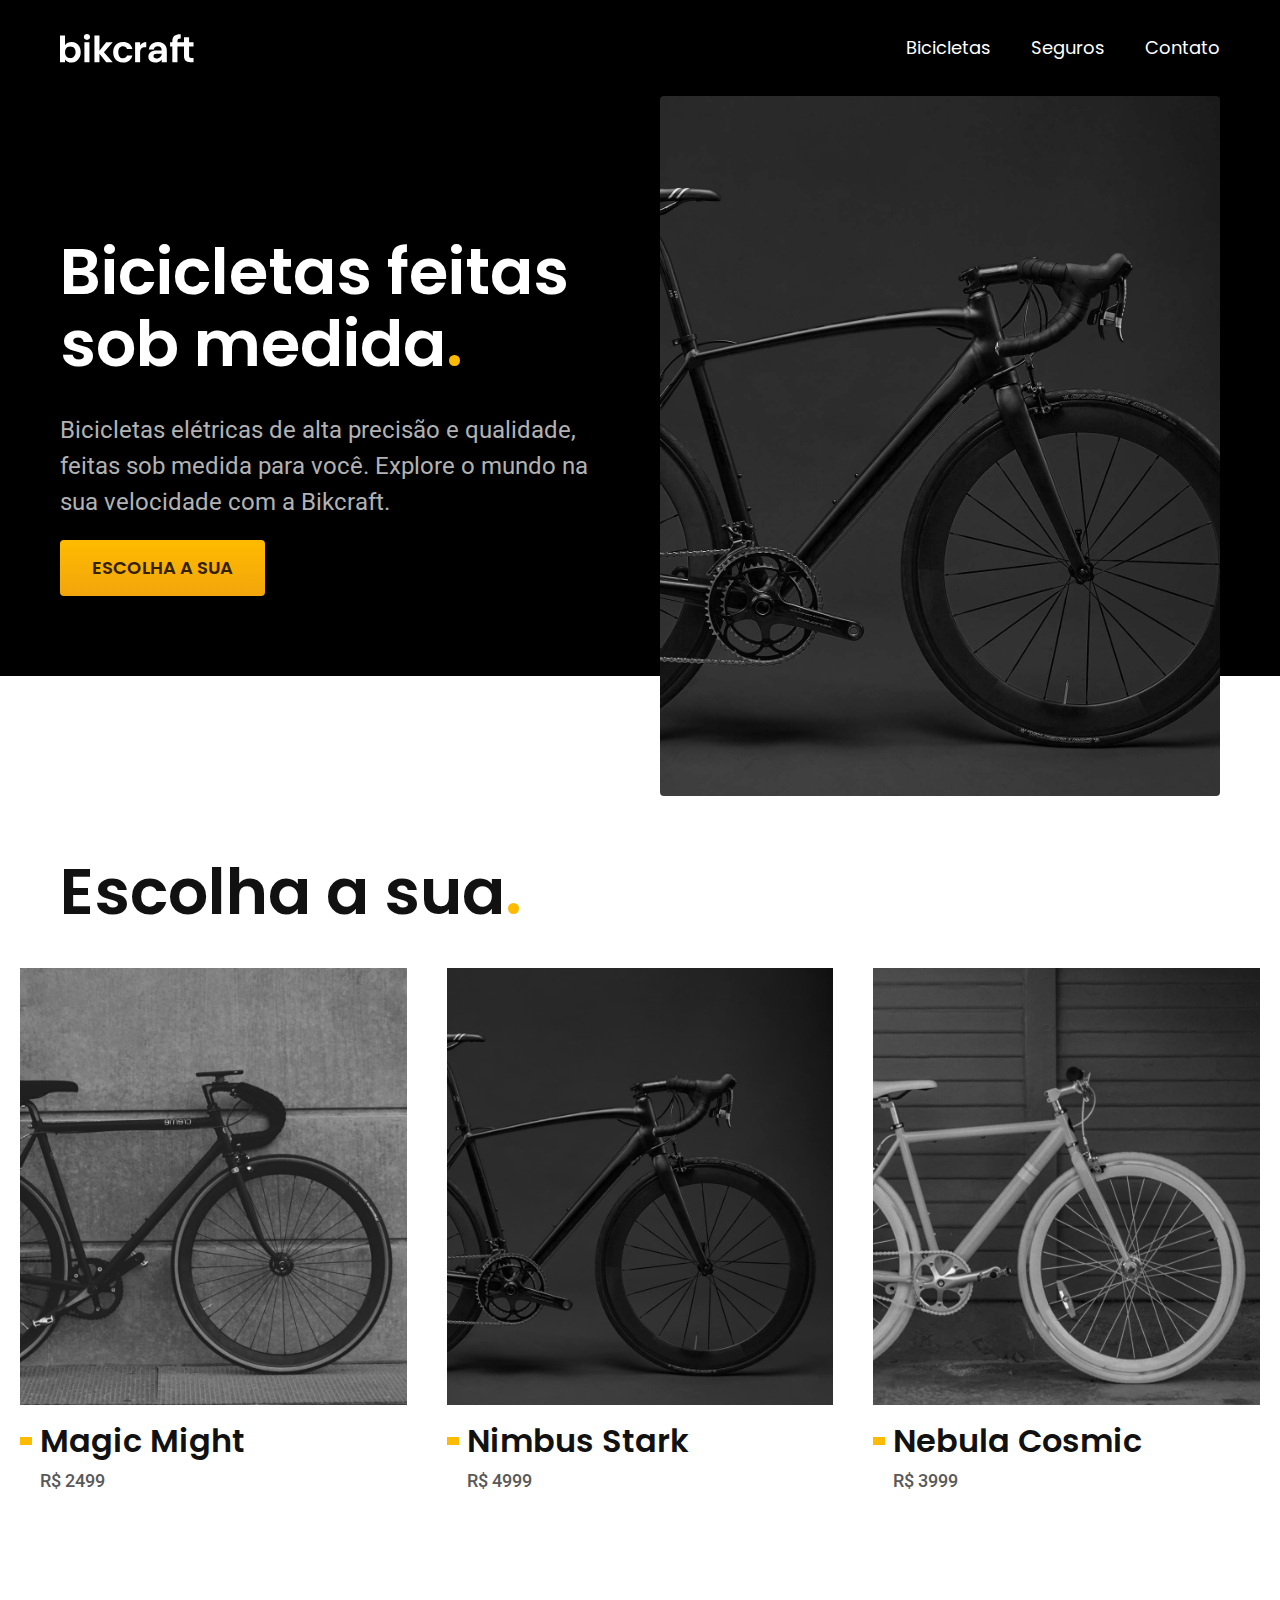
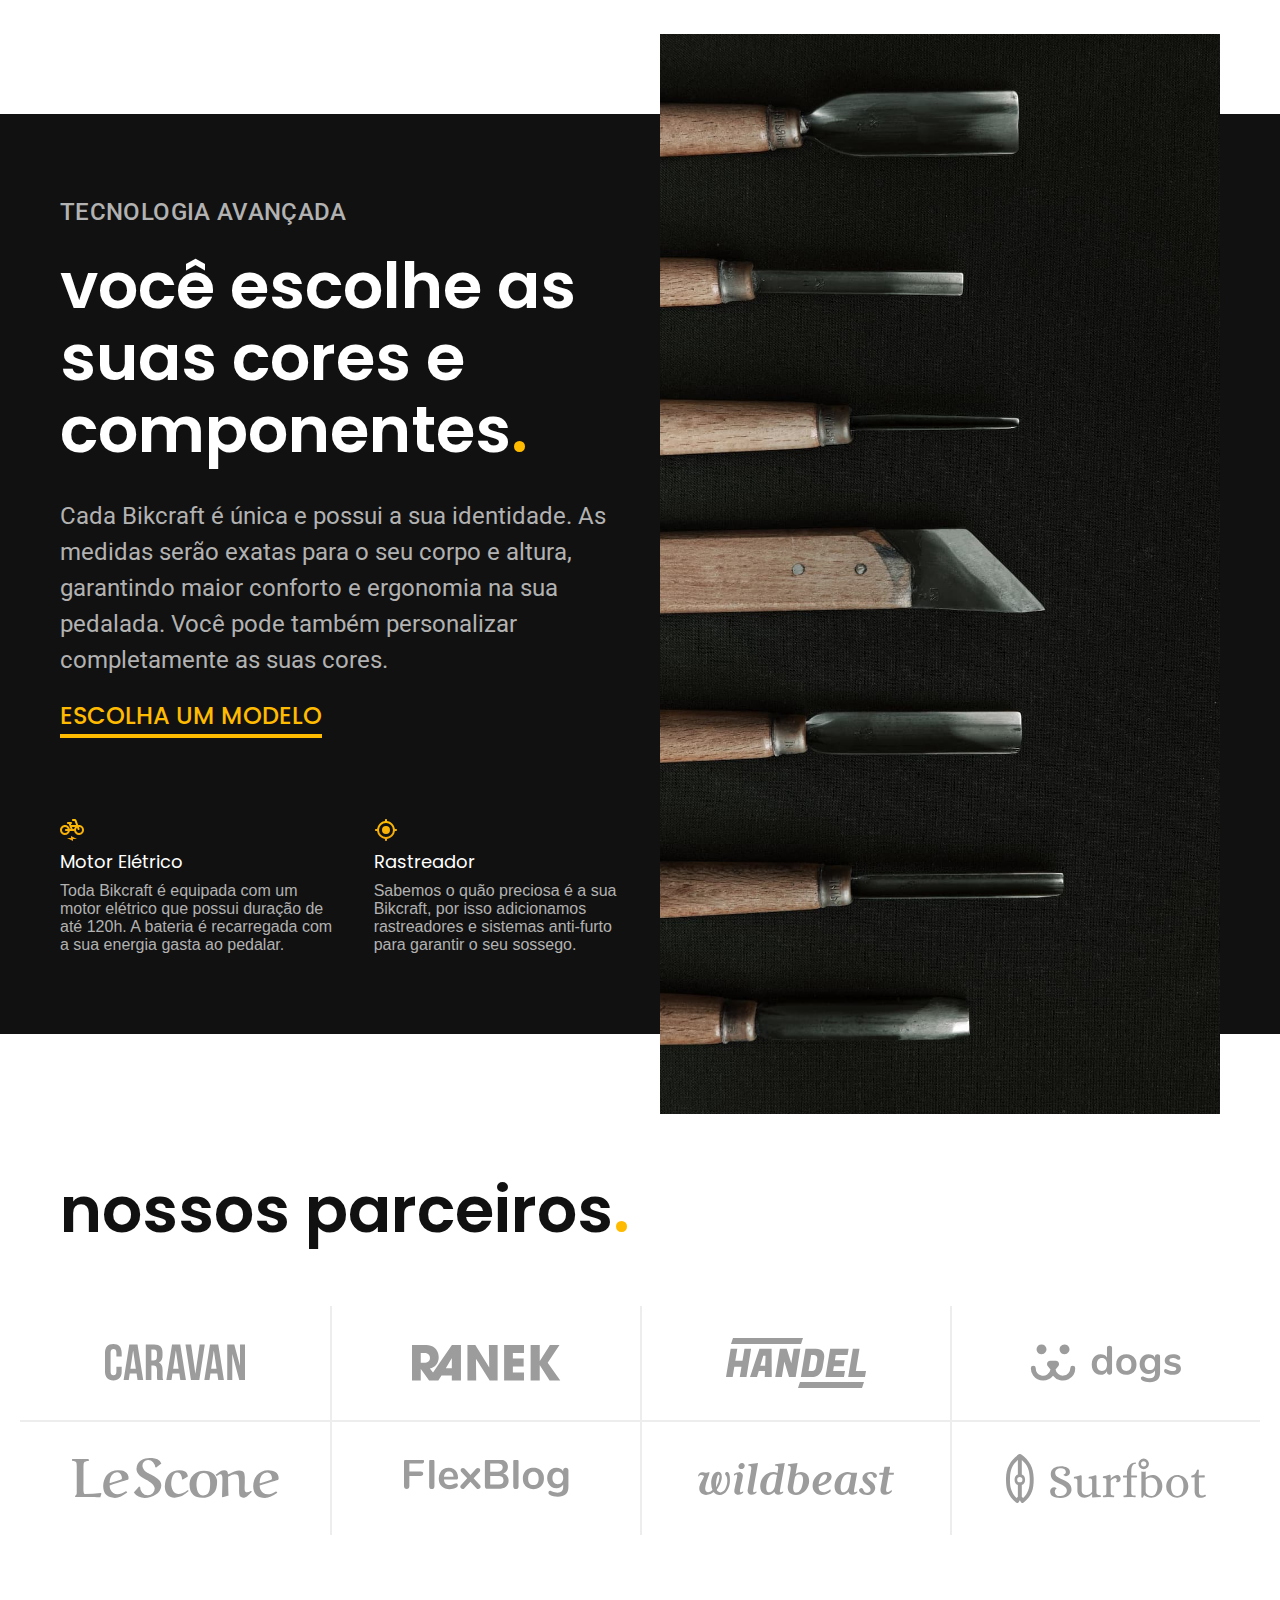
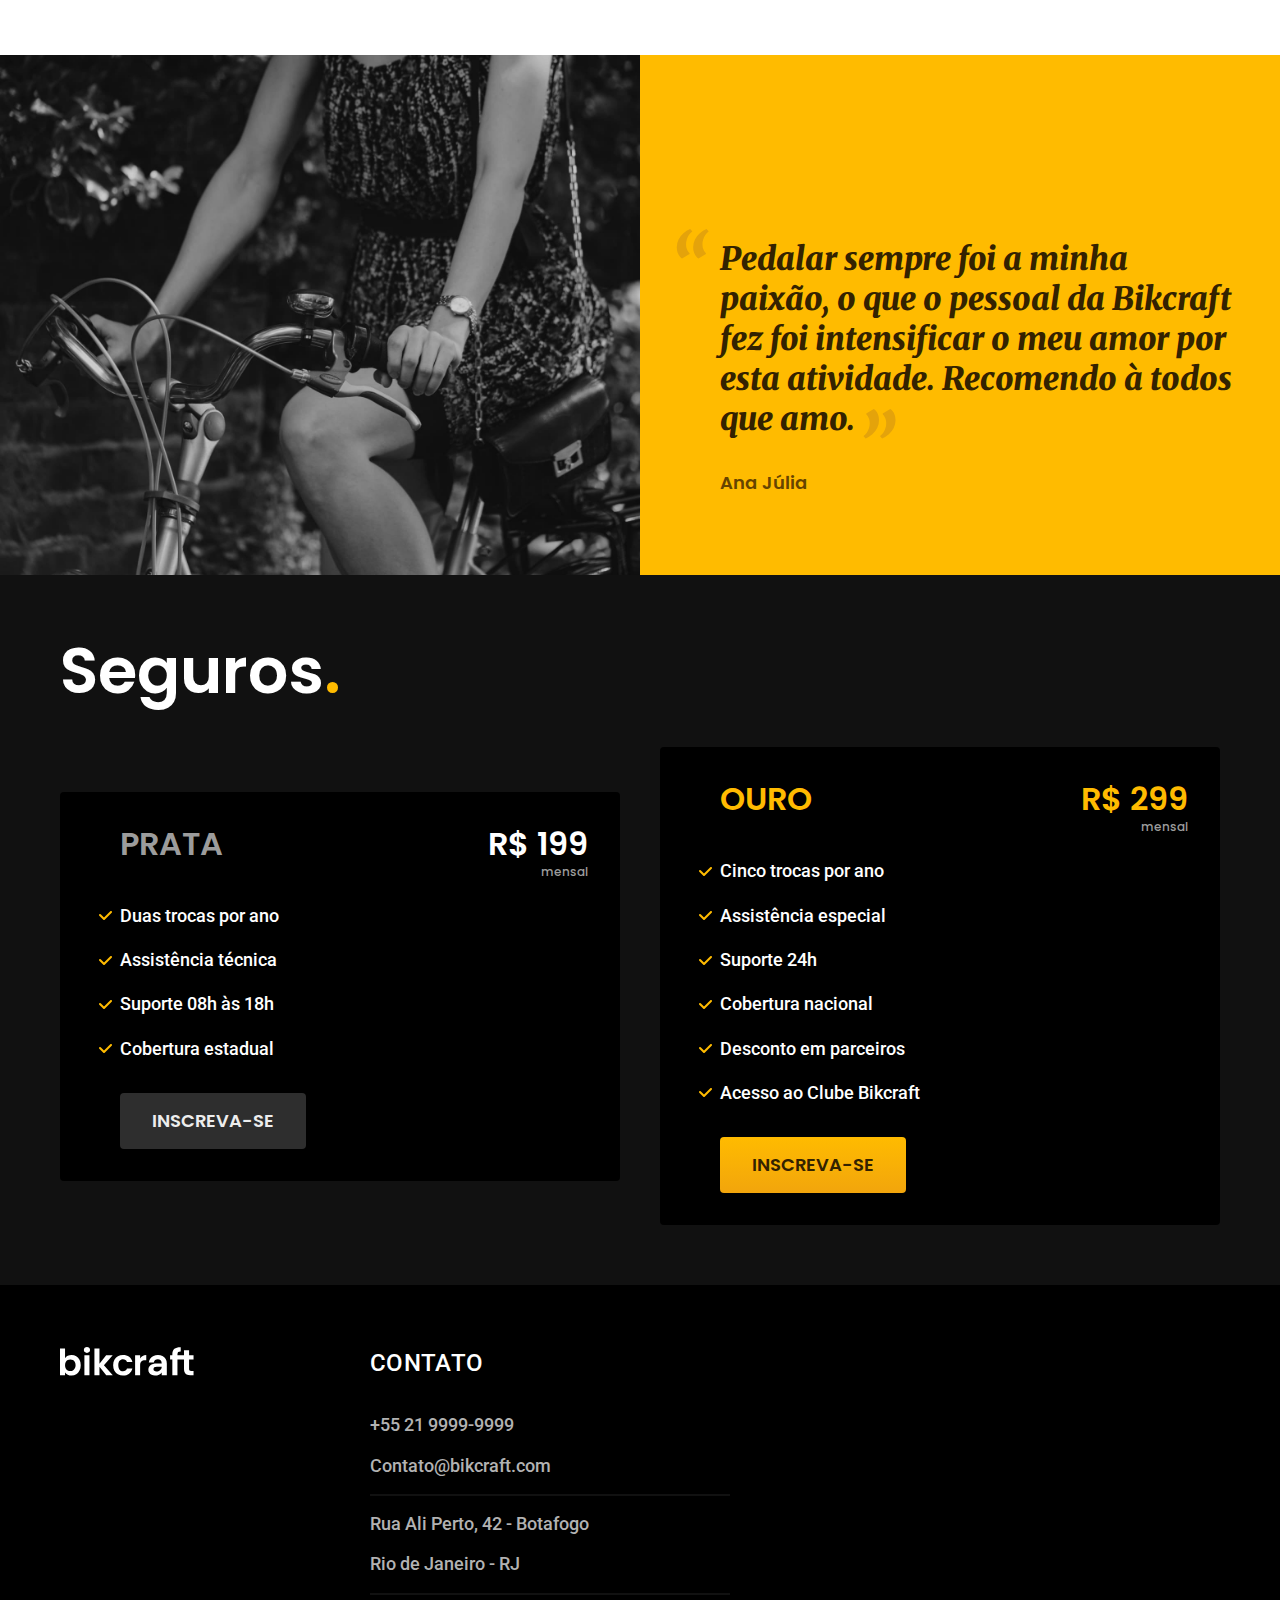
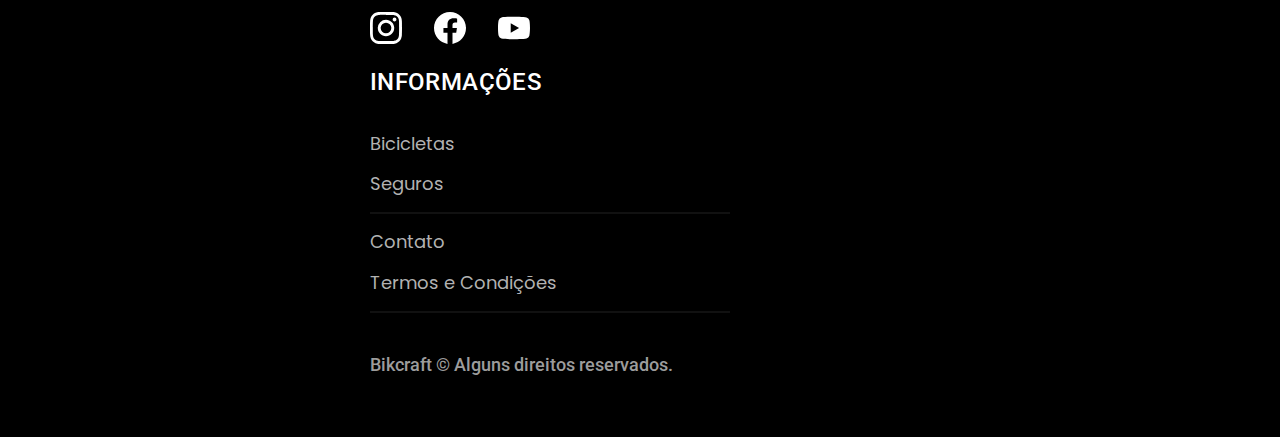
<file: index.html>
<!DOCTYPE html>

<!DOCTYPE html>
<html lang="pr-br">

<head>
  <meta charset="UTF-8">
  <meta name="viewport" content="width=device-width, initial-scale=1.0">
  <title>Bikcraft - Bicicletas Elétricas</title>
  <meta name="Bicicletas elétricas de alta precisão e qualidade, feitas sob medida para você. Explore o mundo na sua velocidade com a Bikcraft.">

  <link rel="icon" href="./favicon.svg" type="image/svg+xml">

  <link rel="preload" href="./css/style.css" as="style">

  <link rel="stylesheet" href="./css/style.css">

  <link rel="preconnect" href="https://fonts.googleapis.com">
  <link rel="preconnect" href="https://fonts.gstatic.com" crossorigin>
  <link href="https://fonts.googleapis.com/css2?family=Merriweather:ital,wght@1,900&family=Poppins:wght@400;600&family=Roboto:wght@400;500&display=swap" rel="stylesheet">

<body>
  <header class="header-bg">
    <div class="header container">
      <a href="./"><img src="./img/bikcraft.svg" width="136" height="32" alt="Bikcraft">
      </a>

      <nav aria-label="primaria"></nav>
      <ul class="header-menu font-1-m cor-0">
        <li><a href="./bicicletas.html">Bicicletas</a></li>
        <li><a href="./seguros.html">Seguros</a></li>
        <li><a href="./contato.html">Contato</a></li>
      </ul>
    </div>
  </header>

  <main class="introducao-bg">
    <div class="introducao container">
      <div class="introducao-conteudo">
        <h1 class="font-1-xxl cor-0">Bicicletas feitas sob medida<span class="cor-p1">.</span></h1>
        <p class="font-2-l cor-5">Bicicletas elétricas de alta precisão e qualidade, feitas sob medida para você. Explore o mundo na sua velocidade com a Bikcraft.
        </p>
        <a class="botao" href="./bicicletas.html">Escolha a sua</a>
      </div>
      <picture>
        <img src="./img/fotos/introducao.jpg" width="1280" height="1600" alt="Bicicleta elétrica preta.">
      </picture>
    </div>

  </main>
  <article class="bicicletas-lista">
    <h2 class="container font-1-xxl">Escolha a sua<span class="cor-p1">.</span></h2>

    <ul>
      <li>
        <a href="./bicicletas/magic.html">
          <img src="./img/bicicletas/magic-home.jpg" width="920" height="1040" alt="Bicicleta preta">
          <h3 class="font-1-xl">Magic Might</h3>
          <span class="font-2-m cor-8">R$ 2499</span>
        </a>
      </li>
      <li>
        <a href="./bicicletas/nimbus.html">
          <img src="./img/bicicletas/nimbus-home.jpg" width="920" height="1040" alt="Bicicleta preta">
          <h3 class="font-1-xl">Nimbus Stark</h3>
          <span class="font-2-m cor-8">R$ 4999</span>
        </a>
      </li>
      <li>
        <a href="./bicicletas/nebula.html">
          <img src="./img/bicicletas/nebula-home.jpg" width="920" height="1040" alt="Bicicleta preta">
          <h3 class="font-1-xl">Nebula Cosmic</h3>
          <span class="font-2-m cor-8">R$ 3999</span>
        </a>
      </li>
    </ul>
  </article>

  <article class="tecnologia-bg">
    <div class="tecnologia container">
      <div class="tecnologia-conteudo">
        <span class="font-2-l-b cor-5">Tecnologia Avançada</span>
        <h2 class="font-1-xxl cor-0">você escolhe as suas cores e componentes<span class="cor-p1">.</span></h2>
        <p class="font-2-l cor-5">Cada Bikcraft é única e possui a sua identidade. As medidas serão exatas para o seu corpo e altura, garantindo maior conforto e ergonomia na sua pedalada. Você pode também personalizar completamente as suas cores.</p>
        <a class="link" href="./bicicletas.html">Escolha um modelo</a>
        <div class="tecnologia-vantagens">
          <div>
            <img src="./img/icones/eletrica.svg" width="24" height="24" alt="">
            <h3 class="font-1-m cor-0">Motor Elétrico</h3>
            <p class="2-s cor-5">Toda Bikcraft é equipada com um motor elétrico que possui duração de até 120h. A bateria é recarregada com a sua energia gasta ao pedalar.</p>
          </div>
          <div>
            <img src="./img/icones/rastreador.svg" width="24" height="24" alt="">
            <h3 class="font-1-m cor-0">Rastreador</h3>
            <p class="2-s cor-5">Sabemos o quão preciosa é a sua Bikcraft, por isso adicionamos rastreadores e sistemas anti-furto para garantir o seu sossego.</p>
          </div>
        </div>
      </div>
      <div class="tecnologia-imagem">
        <img src="./img/fotos/tecnologia.jpg" width="1200" height="1920" alt="">
      </div>
    </div>
  </article>

  <section class="parceiros" aria-label="Nossos Parceiros">
    <h2 class="container font-1-xxl">nossos parceiros<span class="cor-p1">.</span></h2>
    <ul>
      <li><img src="./img/parceiros/caravan.svg" alt="Caravan" width="140" height="38"></li>
      <li><img src="./img/parceiros/ranek.svg" alt="Ranek" width="149" height="36"></li>
      <li><img src="./img/parceiros/handel.svg" alt="Handel" width="140" height="50"></li>
      <li><img src="./img/parceiros/dogs.svg" alt="Dogs" width="152" height="39"></li>
      <li><img src="./img/parceiros/lescone.svg" alt="LeScone" width="208" height="41"></li>
      <li><img src="./img/parceiros/flexblog.svg" alt="FlexBlog" width="165" height="38"></li>
      <li><img src="./img/parceiros/wildbeast.svg" alt="Wildbeast" width="196" height="34"></li>
      <li><img src="./img/parceiros/surfbot.svg" alt="Surfbot" width="200" height="49"></li>
    </ul>
  </section>

  <section class="depoimento" aria-label="Depoimento">
    <div>
      <img src="./img/fotos/depoimento.jpg" width="1560" height="1360" alt="Pessoa pedalando uma bicicleta Bikcraft">
    </div>
    <div class="depoimento-conteudo">
      <blockquote class="font-1-xl cor-p5">
        <p>Pedalar sempre foi a minha paixão, o que o pessoal da Bikcraft fez foi intensificar o meu amor por esta atividade. Recomendo à todos que amo.</p>
      </blockquote>
      <span class="font-1-m-b cor-p4">Ana Júlia</span>
    </div>
  </section>

  <article class="seguros-bg">
    <div class="seguros container">
      <h2 class="font-1-xxl cor-0">Seguros<span class="cor-p1">.</span></h2>
      <div class="seguros-item">
        <h3 class="font-1-xl cor-6">PRATA</h3>
        <span class="font-1-xl cor-0">R$ 199<span class="font-1-xs cor-6">mensal</span></span>
        <ul class="font-2-m cor-0">
          <li>Duas trocas por ano</li>
          <li>Assistência técnica</li>
          <li>Suporte 08h às 18h</li>
          <li>Cobertura estadual</li>
        </ul>
        <a class="botao secundario" href="./orcamento.html">Inscreva-se</a>
      </div>

      <div class="seguros-item">
        <h3 class="font-1-xl cor-p1">OURO</h3>
        <span class="font-1-xl cor-p1">R$ 299<span class="font-1-xs cor-6">mensal</span></span>
        <ul class="font-2-m cor-0">
          <li>Cinco trocas por ano</li>
          <li>Assistência especial</li>
          <li>Suporte 24h</li>
          <li>Cobertura nacional</li>
          <li>Desconto em parceiros</li>
          <li>Acesso ao Clube Bikcraft</li>
        </ul>
        <a class="botao" href="./orcamento.html">Inscreva-se</a>
      </div>
    </div>
  </article>

  <footer class="footer-bg">
    <div class="footer container">
      <img src="./img/bikcraft.svg" width="136" height="32" alt="Bikcraft">
      <div class="footer-contato">
        <h3 class="font-2-l-b cor-0">Contato</h3>
        <ul class="font-2-m cor-5">
          <li><a href="tel:+552199999999">+55 21 9999-9999</a></li>
          <li><a href="mailto:contato@bikcraft.com">Contato@bikcraft.com</a></li>
          <li>Rua Ali Perto, 42 - Botafogo</li>
          <li>Rio de Janeiro - RJ</li>
        </ul>
        <div class="footer-redes">
          <a href="./"><img src="./img/redes/instagram.svg" width="32" height="32" alt="Instagram"></a>
          <a href="./"><img src="./img/redes/facebook.svg" width="32" height="32" alt="Facebook"></a>
          <a href="./"><img src="./img/redes/youtube.svg" width="32" height="32" alt="Youtube"></a>
        </div>
        <div class="footer-informacoes">
          <h3 class="font-2-l-b cor-0">Informações</h3>
          <nav>
            <ul class="font-1-m cor-5">
              <li><a href="./bicicletas.html">Bicicletas</a></li>
              <li><a href="./seguros.html">Seguros</a></li>
              <li><a href="./contato.html">Contato</a></li>
              <li><a href="./termos.html">Termos e Condições</a></li>
            </ul>
          </nav>
        </div>
        <p class="footer-copy font-2-m cor-6">Bikcraft © Alguns direitos reservados.</p>
      </div>

  </footer>
</body>

</html>
</file>
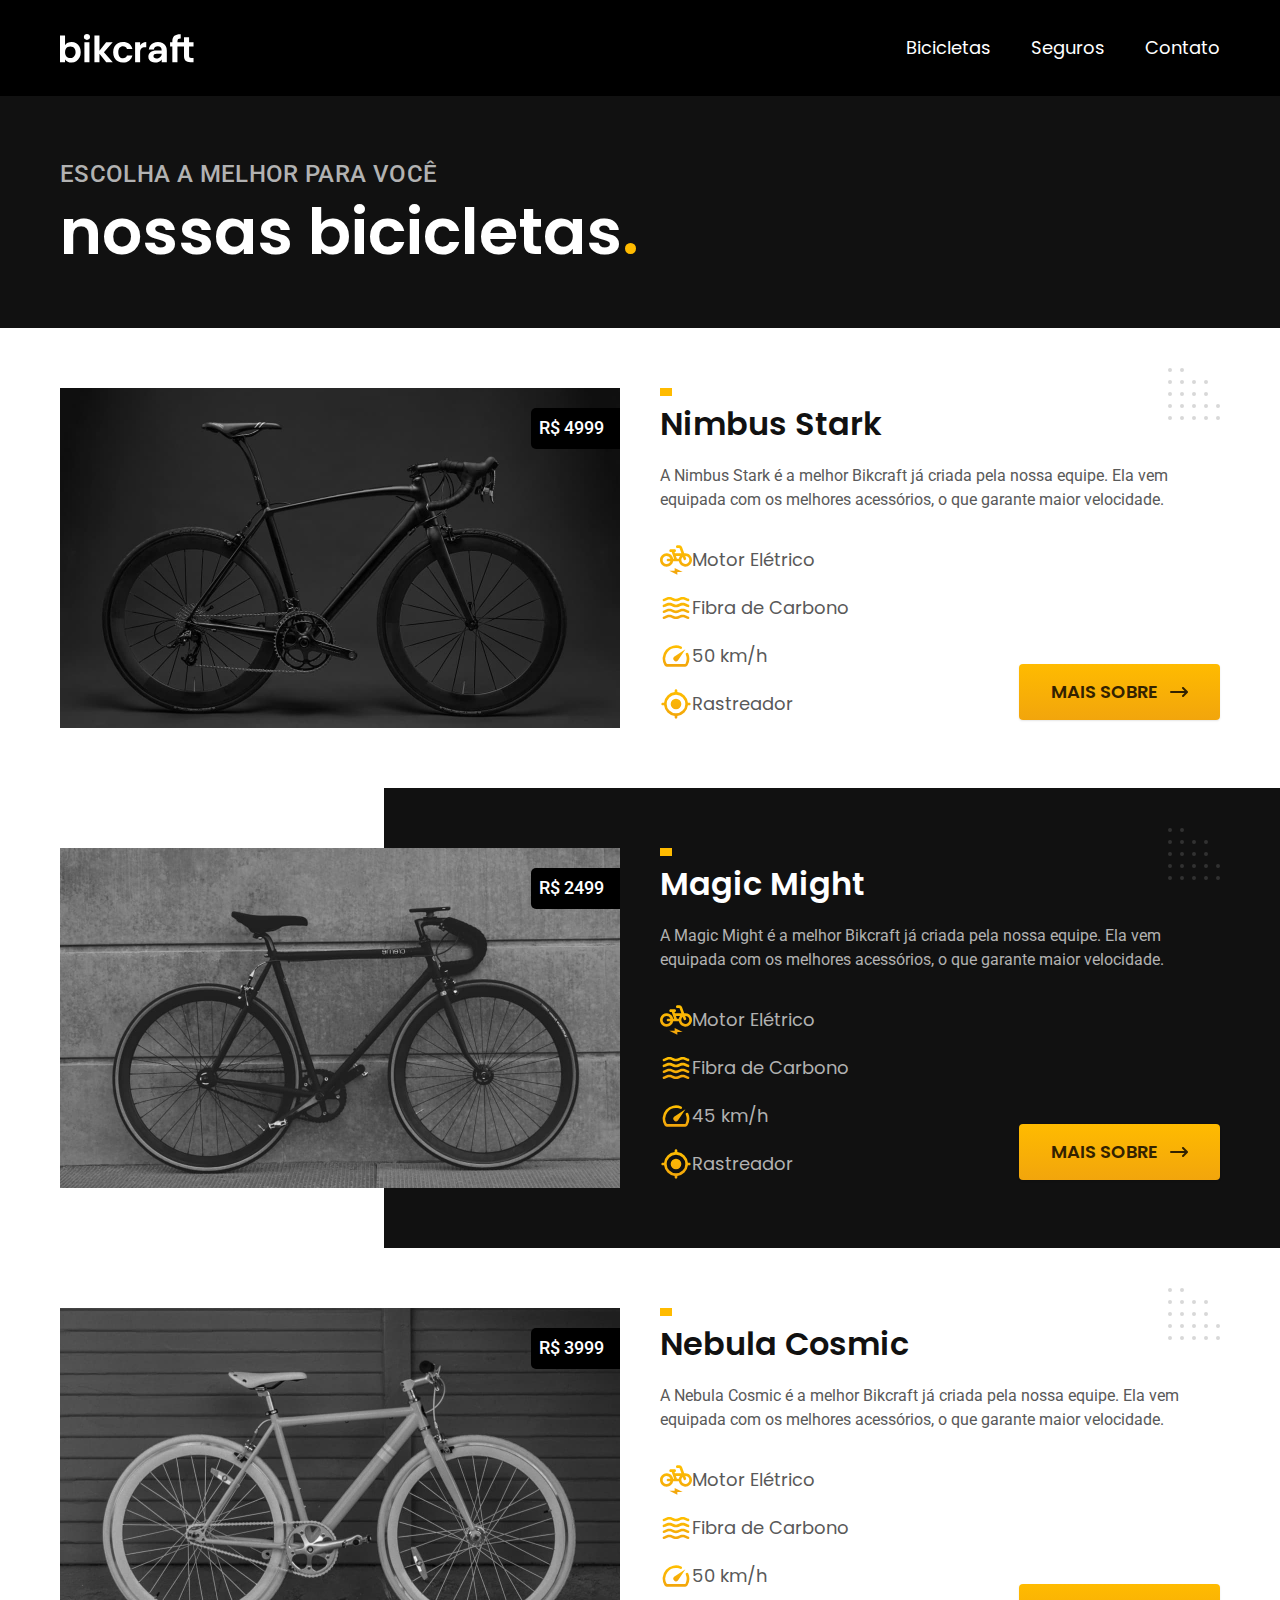
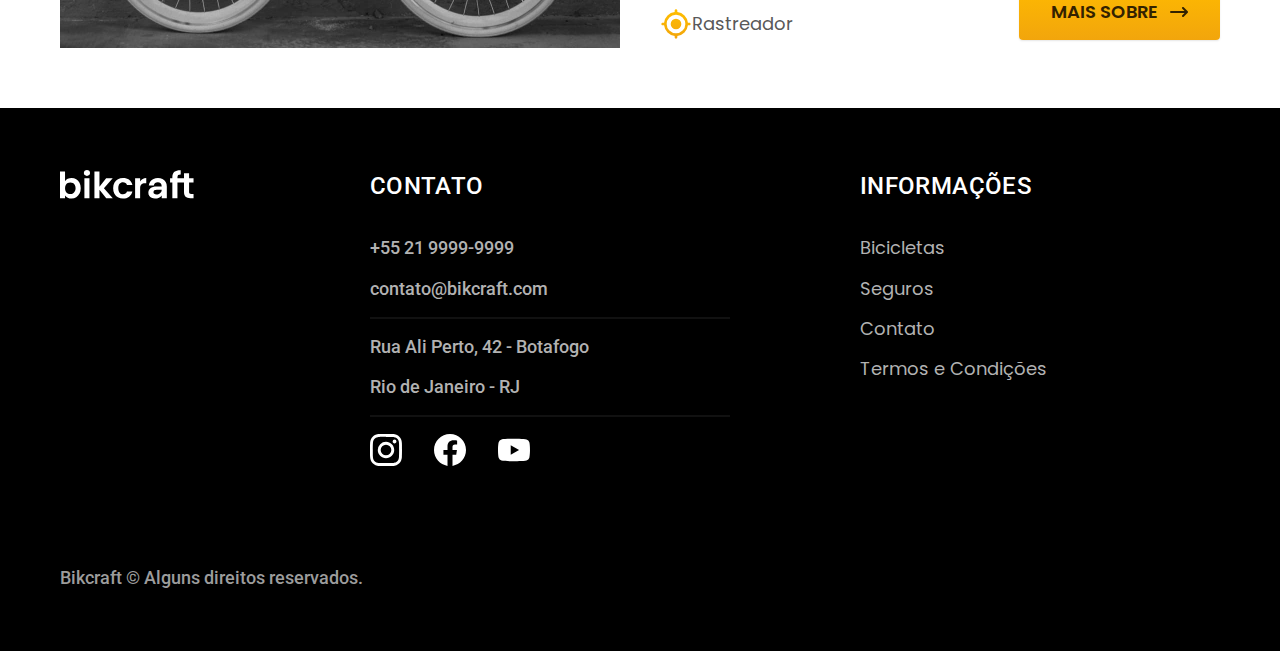
<file: bicicletas.html>
<!DOCTYPE html>

<!DOCTYPE html>
<html lang="pr-br">

<head>
  <meta charset="UTF-8">
  <meta name="viewport" content="width=device-width, initial-scale=1.0">
  <title>Bicicletas | Bikcraft</title>
  <meta name="description" content="Bicicletas elétricas de alta precisão e qualidade,  feitas sob medida para o cliente. Explore o mundo na sua velocidade com a Bikcraft.">

  <link rel="preload" href="./css/style.css" as="style">
  <link rel="stylesheet" href="./css/style.css">

  <link rel="preconnect" href="https://fonts.googleapis.com">
  <link rel="preconnect" href="https://fonts.gstatic.com" crossorigin>
  <link href="https://fonts.googleapis.com/css2?family=Merriweather:ital,wght@1,900&family=Poppins:wght@400;600&family=Roboto:wght@400;500&display=swap" rel="stylesheet">

<body id="bicicletas">
  <header class="header-bg">
    <div class="header container">
      <a href="./">
        <img src="./img/bikcraft.svg" alt="Bikcraft" width="136" height="32">
      </a>
      <nav aria-label="primaria">
        <ul class="header-menu font-1-m cor-0">
          <li><a href="./bicicletas.html">Bicicletas</a></li>
          <li><a href="./seguros.html">Seguros</a></li>
          <li><a href="./contato.html">Contato</a></li>
        </ul>
      </nav>
    </div>
  </header>

  <main>
    <div class="titulo-bg">
      <div class="titulo container">
        <p class="font-2-l-b cor-5">Escolha a melhor para você</p>
        <h1 class="font-1-xxl cor-0">nossas bicicletas<span class="cor-p1">.</span></h1>
      </div>
    </div>

    <div class="bicicletas container">
      <div class="bicicletas-imagem">
        <img src="./img/bicicletas/nimbus.jpg" width="1120" height="680" alt="Bicicleta preta">
        <span class="font-2-m cor-0">R$ 4999</span>
      </div>

      <div class="bicicletas-conteudo">
        <h2 class="font-1-xl">Nimbus Stark</h2>
        <p class="font-2-s cor-8">A Nimbus Stark é a melhor Bikcraft já criada pela nossa equipe. Ela vem equipada com os melhores acessórios, o que garante maior velocidade.</p>
        <ul class="font-1-m cor-8">
          <li><img src="./img/icones/eletrica.svg" width="32" height="32" alt="">
            Motor Elétrico
          </li>
          <li><img src="./img/icones/carbono.svg" width="32" height="32" alt="">
            Fibra de Carbono
          </li>
          <li><img src="./img/icones/velocidade.svg" width="32" height="32" alt="">
            50 km/h
          </li>
          <li><img src="./img/icones/rastreador.svg" width="32" height="32" alt="">
            Rastreador
          </li>
        </ul>
        <a class="botao seta" href="./bicicletas/nimbus.html">Mais Sobre</a>
      </div>
    </div>

    <div class="bicicletas-bg">
      <div class="bicicletas container">
        <div class="bicicletas-imagem">
          <img src="./img/bicicletas/magic.jpg" width="1120" height="680" alt="Bicicleta preta">
          <span class="font-2-m cor-0">R$ 2499</span>
        </div>

        <div class="bicicletas-conteudo">
          <h2 class="font-1-xl cor-0">Magic Might</h2>
          <p class="font-2-s cor-5">A Magic Might é a melhor Bikcraft já criada pela nossa equipe. Ela vem equipada com os melhores acessórios, o que garante maior velocidade.</p>
          <ul class="font-1-m cor-5">
            <li><img src="./img/icones/eletrica.svg" width="32" height="32" alt="">
              Motor Elétrico
            </li>
            <li><img src="./img/icones/carbono.svg" width="32" height="32" alt="">
              Fibra de Carbono
            </li>
            <li><img src="./img/icones/velocidade.svg" width="32" height="32" alt="">
              45 km/h
            </li>
            <li><img src="./img/icones/rastreador.svg" width="32" height="32" alt="">
              Rastreador
            </li>
          </ul>
          <a class="botao seta" href="./bicicletas/magic.html">Mais Sobre</a>
        </div>
      </div>
    </div>

    <div class="bicicletas container">
      <div class="bicicletas-imagem">
        <img src="./img/bicicletas/nebula.jpg" width="1120" height="680" alt="Bicicleta branca">
        <span class="font-2-m cor-0">R$ 3999</span>
      </div>

      <div class="bicicletas-conteudo">
        <h2 class="font-1-xl">Nebula Cosmic</h2>
        <p class="font-2-s cor-8">A Nebula Cosmic é a melhor Bikcraft já criada pela nossa equipe. Ela vem equipada com os melhores acessórios, o que garante maior velocidade.</p>
        <ul class="font-1-m cor-8">
          <li><img src="./img/icones/eletrica.svg" width="32" height="32" alt="">
            Motor Elétrico
          </li>
          <li><img src="./img/icones/carbono.svg" width="32" height="32" alt="">
            Fibra de Carbono
          </li>
          <li><img src="./img/icones/velocidade.svg" width="32" height="32" alt="">
            50 km/h
          </li>
          <li><img src="./img/icones/rastreador.svg" width="32" height="32" alt="">
            Rastreador
          </li>
        </ul>
        <a class="botao seta" href="./bicicletas/nebula.html">Mais Sobre</a>
      </div>
    </div>
  </main>

  <footer class="footer-bg">
    <div class="footer container">
      <img src="./img/bikcraft.svg" alt="Bikcraft" width="136" height="32">
      <div class="footer-contato">
        <h3 class="font-2-l-b cor-0">Contato</h3>
        <ul class="font-2-m cor-5">
          <li>+55 21 9999-9999</li>
          <li>contato@bikcraft.com</li>
          <li>Rua Ali Perto, 42 - Botafogo</li>
          <li>Rio de Janeiro - RJ</li>
        </ul>
        <div class="footer-redes">
          <a href="./"><img src="./img/redes/instagram.svg" alt="Instagram" width="32" height="32"></a>
          <a href="./"><img src="./img/redes/facebook.svg" alt="Facebook" width="32" height="32"></a>
          <a href="./"><img src="./img/redes/youtube.svg" alt="Youtube" width="32" height="32"></a>
        </div>
      </div>
      <div class="footer-informacoes">
        <h3 class="font-2-l-b cor-0">Informações</h3>
        <nav>
          <ul class="font-1-m cor-5">
            <li><a href="./bicicletas.html">Bicicletas</a></li>
            <li><a href="./seguros.html">Seguros</a></li>
            <li><a href="./contato.html">Contato</a></li>
            <li><a href="./termos.html">Termos e Condições</a></li>
          </ul>
        </nav>
      </div>
      <p class="font-2-m cor-6 footer-copy">Bikcraft © Alguns direitos reservados.</p>
    </div>
  </footer>
</body>

</html>
</file>
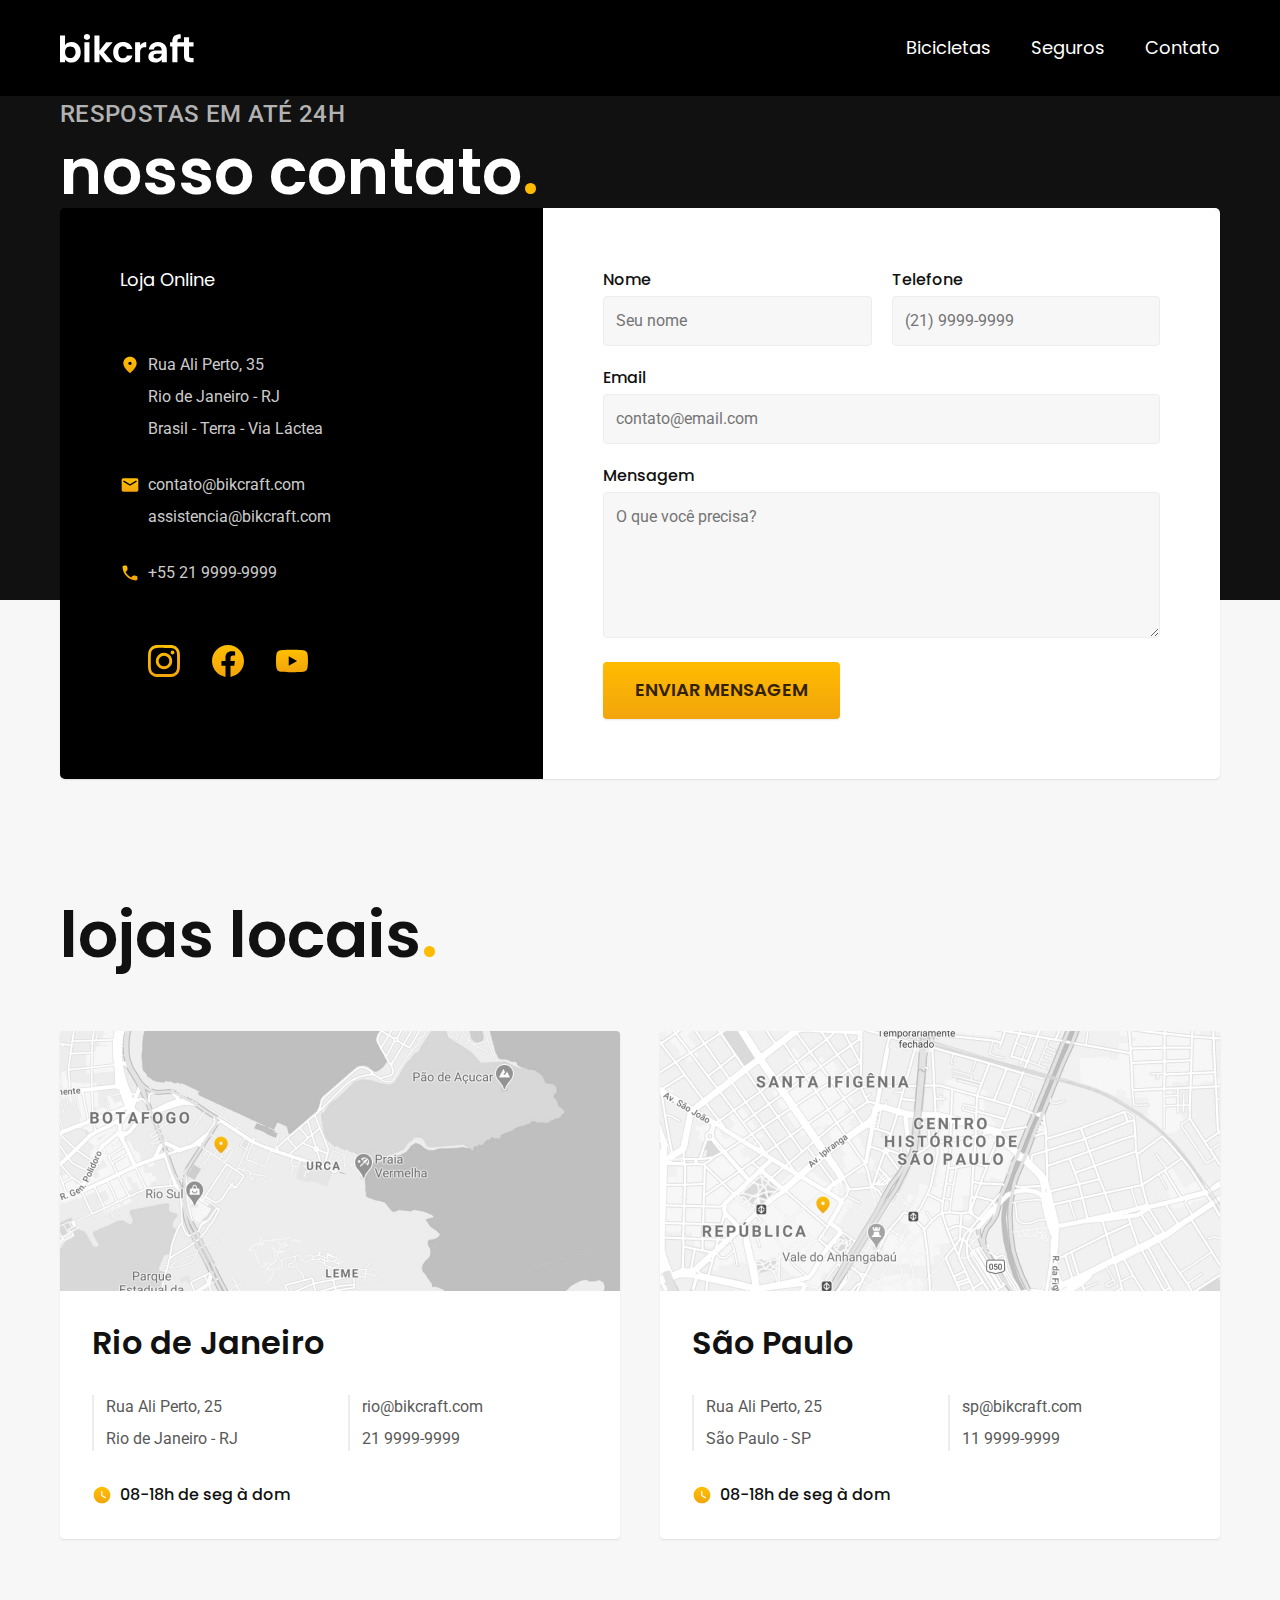
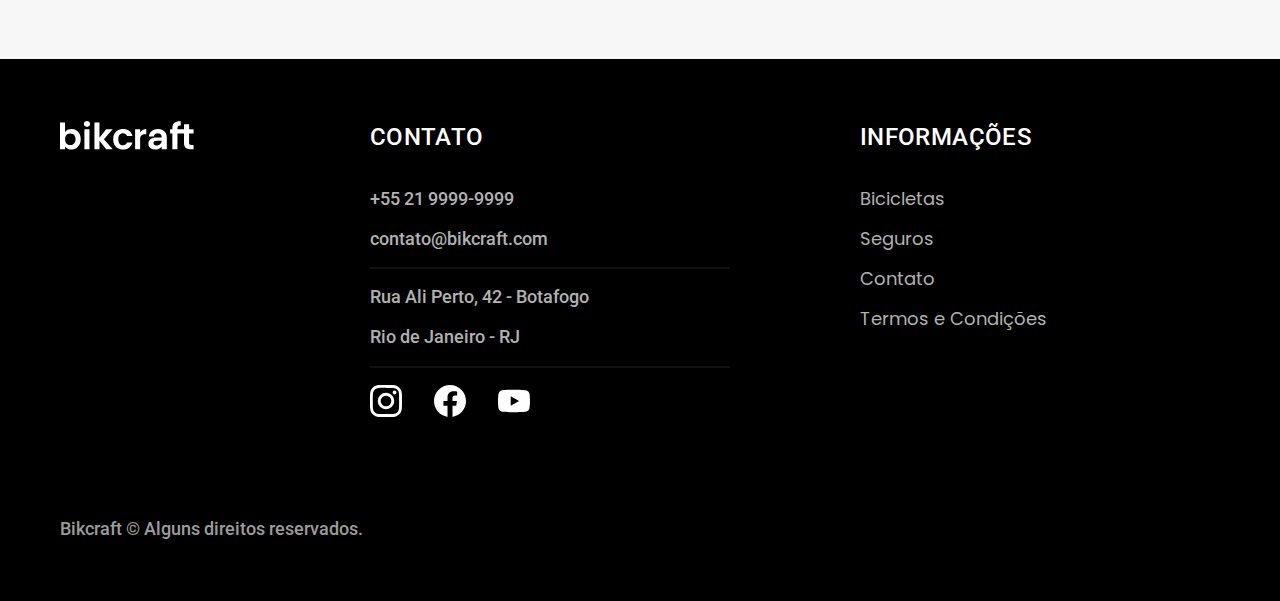
<file: contato.html>
<!DOCTYPE html>
<html lang="pt-br">

<head>
  <meta charset="UTF-8">
  <meta name="viewport" content="width=device-width, initial-scale=1.0">
  <title>Contato | Bikcraft</title>
  <meta name="description" content="Bicicletas elétricas de alta precisão e qualidade,  feitas sob medida para o cliente. Explore o mundo na sua velocidade com a Bikcraft.">

  <link rel="icon" href="./favicon.svg" type="image/svg+xml">

  <link href="./css/style.css" rel="preload" as="style">
  <link href="./css/style.css" rel="stylesheet">

  <link rel="preconnect" href="https://fonts.googleapis.com">
  <link rel="preconnect" href="https://fonts.gstatic.com" crossorigin>
  <link href="https://fonts.googleapis.com/css2?family=Merriweather:ital,wght@1,900&family=Poppins:wght@500;600&family=Roboto:wght@400;500&display=swap" rel="stylesheet">
</head>

<body id="contato">
  <header class="header-bg">
    <div class="header container">
      <a href="./">
        <img src="./img/bikcraft.svg" alt="Bikcraft" width="136" height="32">
      </a>
      <nav aria-label="primaria">
        <ul class="header-menu font-1-m cor-0">
          <li><a href="./bicicletas.html">Bicicletas</a></li>
          <li><a href="./seguros.html">Seguros</a></li>
          <li><a href="./contato.html">Contato</a></li>
        </ul>
      </nav>
    </div>
  </header>

  <main>
    <div class="titulo">
      <div class="container">
        <p class="font-2-l-b cor-5">Respostas em até 24h</p>
        <h1 class="font-1-xxl cor-0">nosso contato<span class="cor-p1">.</span></h1>
      </div>
    </div>

    <div class="contato container">
      <section class="contato-dados" aria-label="Endereço">
        <h2 class="cor-0 font-1-m">Loja Online</h2>
        <div class="contato-endereco font-2-s cor-4">
          <p>Rua Ali Perto, 35</p>
          <p>Rio de Janeiro - RJ</p>
          <p>Brasil - Terra - Via Láctea</p>
        </div>
        <address class="contato-meios font-2-s cor-4">
          <a href="mailto:contato@bikcraft.com">contato@bikcraft.com</a>
          <a href="mailto:assistencia@bikcraft.com">assistencia@bikcraft.com</a>
          <a href="tel:+552199999999">+55 21 9999-9999</a>
        </address>
        <div class="contato-redes">
          <a href="./"><img src="./img/redes/instagram-p.svg" width="32" height="32" alt="Instagram"></a>
          <a href="./"><img src="./img/redes/facebook-p.svg" width="32" height="32" alt="Facebook"></a>
          <a href="./"><img src="./img/redes/youtube-p.svg" width="32" height="32" alt="Youtube"></a>
        </div>
      </section>
      <section class="contato-formulario" aria-label="Formulário">
        <form class="form" action="./">
          <div>
            <label for="nome">Nome</label>
            <input type="text" id="nome" name="nome" placeholder="Seu nome">
          </div>
          <div>
            <label for="telefone">Telefone</label>
            <input type="text" id="telefone" name="telefone" placeholder="(21) 9999-9999">
          </div>
          <div class="col-2">
            <label for="email">Email</label>
            <input type="email" id="email" name="email" placeholder="contato@email.com">
          </div>
          <div class="col-2">
            <label for="mensagem">Mensagem</label>
            <textarea id="mensagem" name="mensagem" placeholder="O que você precisa?" rows="5"></textarea>
          </div>
          <button class="botao col-2">Enviar Mensagem</button>
        </form>
      </section>
    </div>
  </main>

  <article class="lojas container">
    <h2 class="font-1-xxl">lojas locais<span class="cor-p1">.</span></h2>
    <div class="lojas-item">
      <img src="./img/lojas/rj.jpg" alt="mapa marcando o endereço da loja no Rio de Janeiro">
      <div class="lojas-conteudo">
        <h3 class="font-1-xl">Rio de Janeiro</h3>
        <div class="lojas-dados font-2-s cor-8">
          <p>Rua Ali Perto, 25</p>
          <p>Rio de Janeiro - RJ</p>
        </div>
        <div class="lojas-dados font-2-s cor-8">
          <a href="mailto:rio@bikcraft.com">rio@bikcraft.com</a>
          <a href="tel:+552199999999">21 9999-9999</a>
        </div>
        <p class="lojas-tempo font-1-s"><img src="./img/icones/horario.svg" alt="">08-18h de seg à dom</p>
      </div>
    </div>
    <div class="lojas-item">
      <img src="./img/lojas/sp.jpg" alt="mapa marcando o endereço da loja no Rio de Janeiro">
      <div class="lojas-conteudo">
        <h3 class="font-1-xl">São Paulo</h3>
        <div class="lojas-dados font-2-s cor-8">
          <p>Rua Ali Perto, 25</p>
          <p>São Paulo - SP</p>
        </div>
        <div class="lojas-dados font-2-s cor-8">
          <a href="mailto:rio@bikcraft.com">sp@bikcraft.com</a>
          <a href="tel:+551199999999">11 9999-9999</a>
        </div>
        <p class="lojas-tempo font-1-s"><img src="./img/icones/horario.svg" alt="">08-18h de seg à dom</p>
      </div>
    </div>
  </article>

  <footer class="footer-bg">
    <div class="footer container">
      <img src="./img/bikcraft.svg" alt="Bikcraft">
      <div class="footer-contato">
        <h3 class="font-2-l-b cor-0">Contato</h3>
        <ul class="font-2-m cor-5">
          <li>+55 21 9999-9999</li>
          <li>contato@bikcraft.com</li>
          <li>Rua Ali Perto, 42 - Botafogo</li>
          <li>Rio de Janeiro - RJ</li>
        </ul>
        <div class="footer-redes">
          <a href="./"><img src="./img/redes/instagram.svg" alt="Instagram"></a>
          <a href="./"><img src="./img/redes/facebook.svg" alt="Facebook"></a>
          <a href="./"><img src="./img/redes/youtube.svg" alt="Youtube"></a>
        </div>
      </div>
      <div class="footer-informacoes">
        <h3 class="font-2-l-b cor-0">Informações</h3>
        <nav>
          <ul class="font-1-m cor-5">
            <li><a href="./bicicletas.html">Bicicletas</a></li>
            <li><a href="./seguros.html">Seguros</a></li>
            <li><a href="./contato.html">Contato</a></li>
            <li><a href="./termos.html">Termos e Condições</a></li>
          </ul>
        </nav>
      </div>
      <p class="font-2-m cor-6 footer-copy">Bikcraft © Alguns direitos reservados.</p>
    </div>
  </footer>

</body>

</html>
</file>
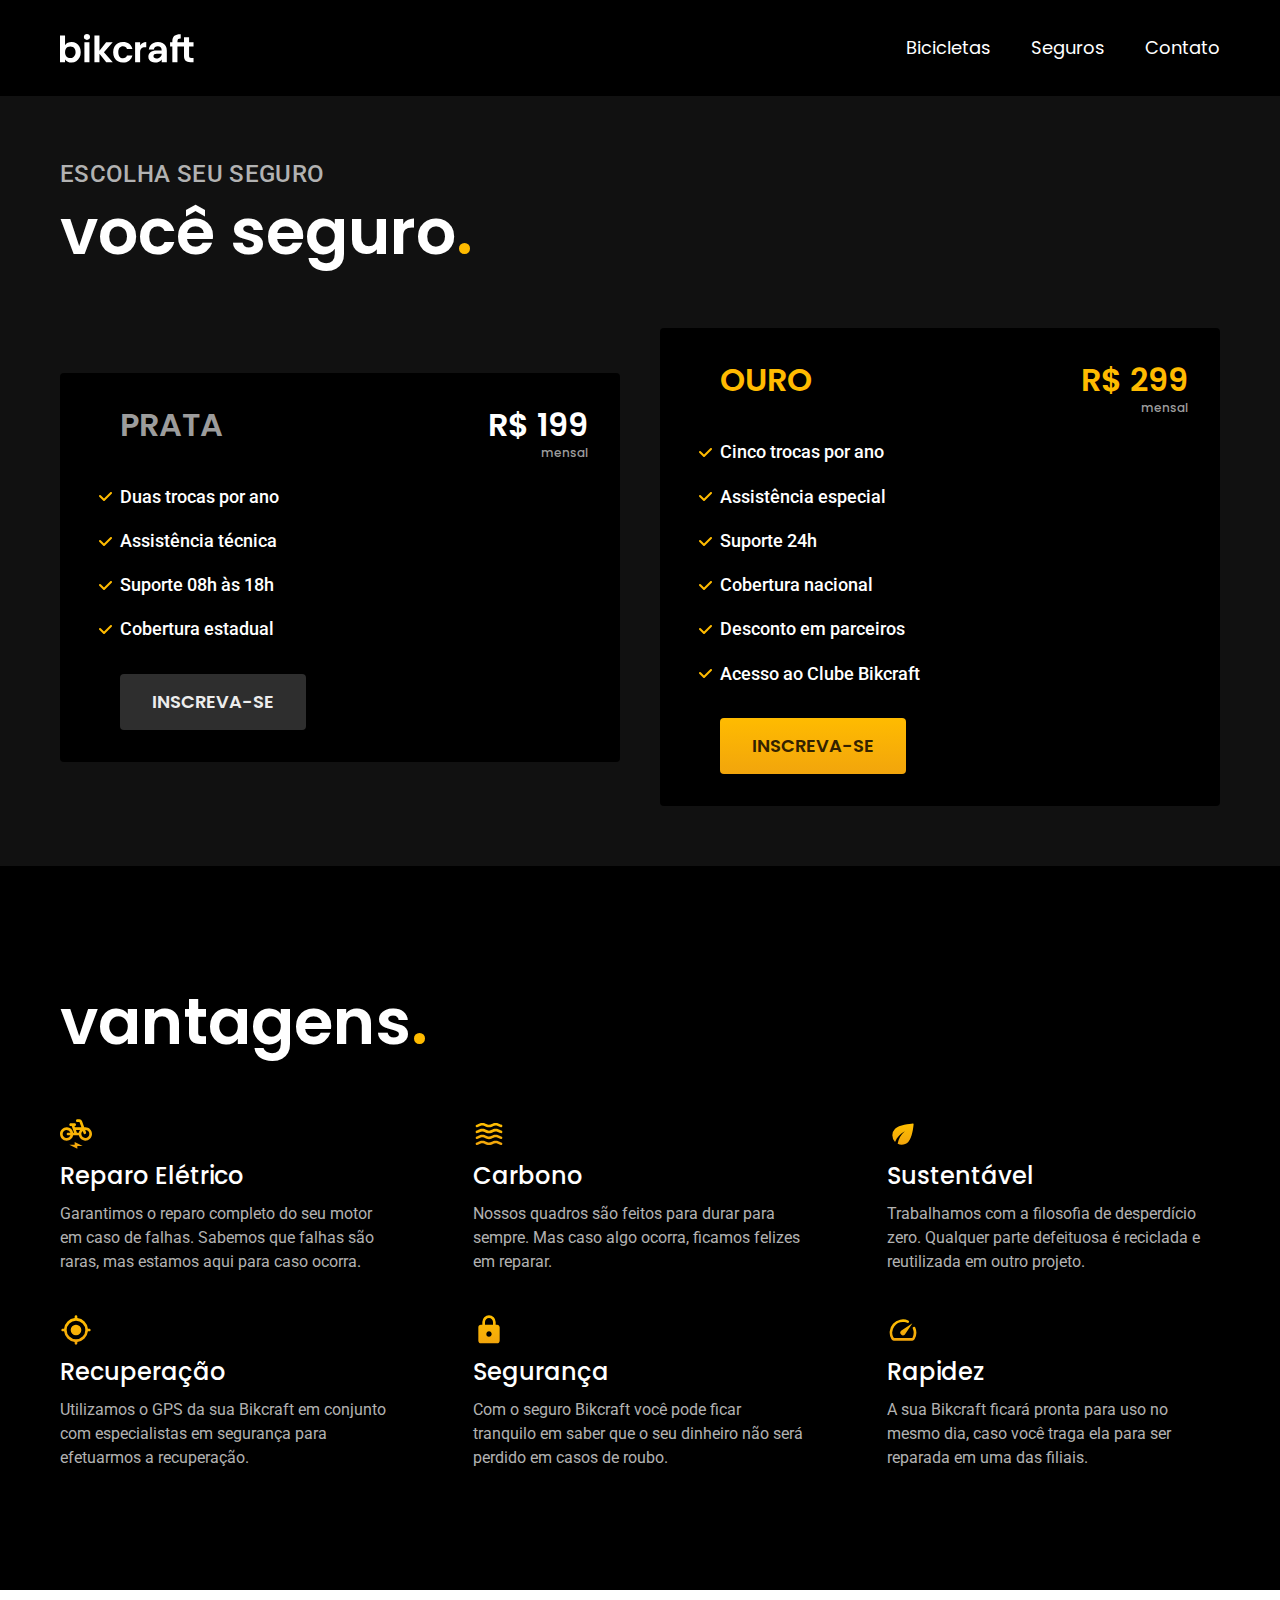
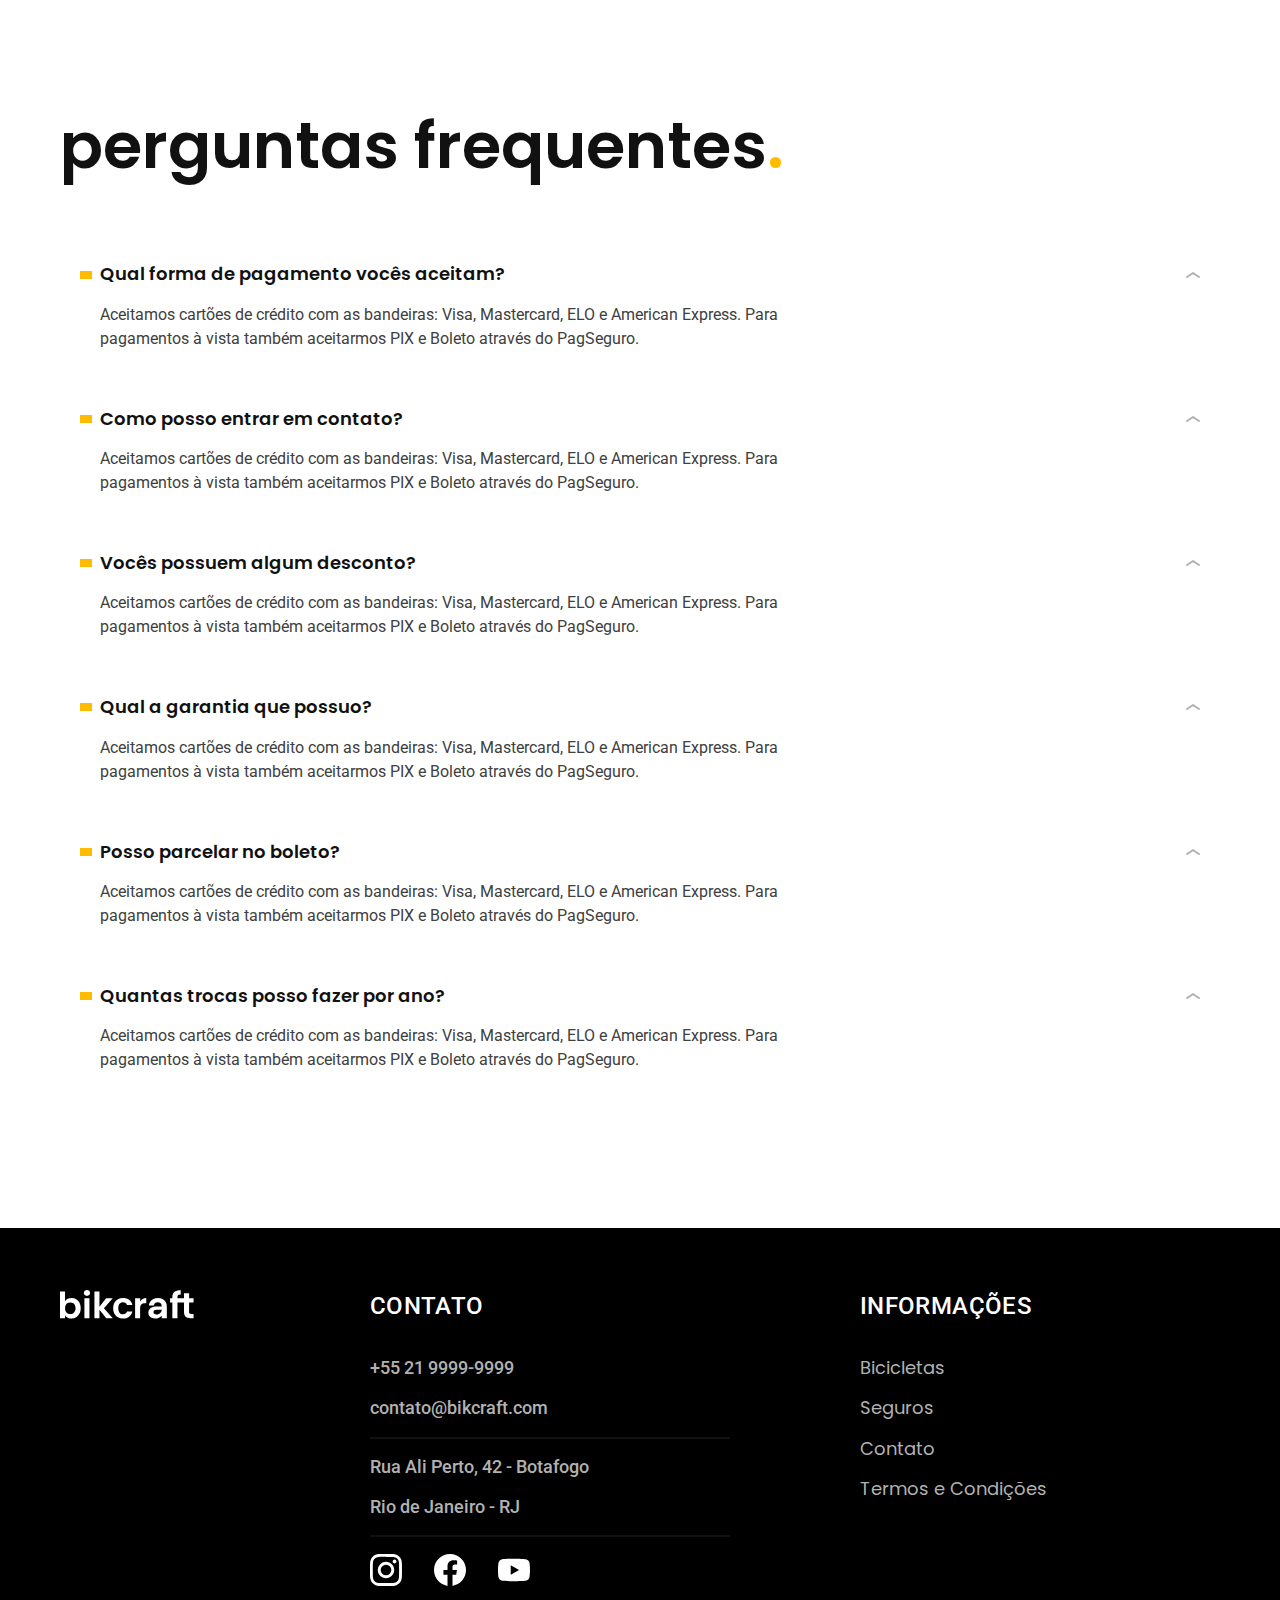
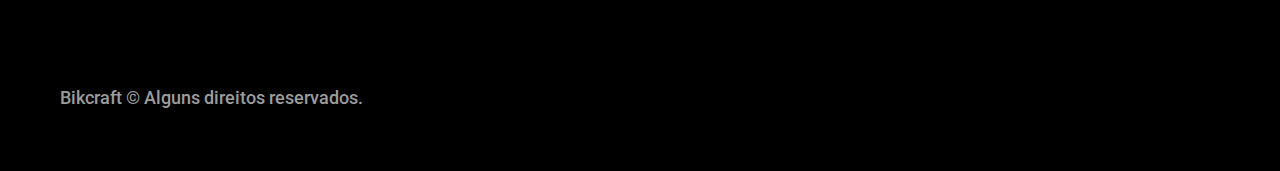
<file: seguros.html>
<!DOCTYPE html>

<!DOCTYPE html>
<html lang="pr-br">

<head>
  <meta charset="UTF-8">
  <meta name="viewport" content="width=device-width, initial-scale=1.0">
  <title>Seguros | Bikcraft</title>
  <meta name="description" content="Termos e condições">

  <link rel="icon" href="./favicon.svg" type="image/svg+xml">

  <link rel="preload" href="./css/style.css" as="style">
  <link rel="stylesheet" href="./css/style.css">

  <link rel="preconnect" href="https://fonts.googleapis.com">
  <link rel="preconnect" href="https://fonts.gstatic.com" crossorigin>
  <link href="https://fonts.googleapis.com/css2?family=Merriweather:ital,wght@1,900&family=Poppins:wght@400;600&family=Roboto:wght@400;500&display=swap" rel="stylesheet">

<body id="seguros">
  <header class="header-bg">
    <div class="header container">
      <a href="./">
        <img src="./img/bikcraft.svg" alt="Bikcraft" width="136" height="32">
      </a>
      <nav aria-label="primaria">
        <ul class="header-menu font-1-m cor-0">
          <li><a href="./bicicletas.html">Bicicletas</a></li>
          <li><a href="./seguros.html">Seguros</a></li>
          <li><a href="./contato.html">Contato</a></li>
        </ul>
      </nav>
    </div>
  </header>

  <main class="seguros-bg">
    <div class="titulo-bg">
      <div class="titulo container">
        <p class="font-2-l-b cor-5">Escolha seu seguro</p>
        <h1 class="font-1-xxl cor-0">você seguro<span class="cor-p1">.</span></h1>
      </div>
    </div>
    <div class="seguros container">
      <div class="seguros-item">
        <h3 class="font-1-xl cor-6">PRATA</h3>
        <span class="font-1-xl cor-0">R$ 199<span class="font-1-xs cor-6">mensal</span></span>
        <ul class="font-2-m cor-0">
          <li>Duas trocas por ano</li>
          <li>Assistência técnica</li>
          <li>Suporte 08h às 18h</li>
          <li>Cobertura estadual</li>
        </ul>
        <a class="botao secundario" href="./orcamento.html">Inscreva-se</a>
      </div>

      <div class="seguros-item">
        <h3 class="font-1-xl cor-p1">OURO</h3>
        <span class="font-1-xl cor-p1">R$ 299<span class="font-1-xs cor-6">mensal</span></span>
        <ul class="font-2-m cor-0">
          <li>Cinco trocas por ano</li>
          <li>Assistência especial</li>
          <li>Suporte 24h</li>
          <li>Cobertura nacional</li>
          <li>Desconto em parceiros</li>
          <li>Acesso ao Clube Bikcraft</li>
        </ul>
        <a class="botao" href="./orcamento.html">Inscreva-se</a>
      </div>
    </div>


  </main>

  <article class="vantagens-bg">
    <div class="vantagens container">
      <h2 class="font-1-xxl cor-0">vantagens<span class="cor-p1">.</span></h2>
      <ul>
        <li>
          <img src="./img/icones/eletrica.svg" width="32" height="32" alt="">
          <h3 class="font-1-l cor-0">Reparo Elétrico</h3>
          <p class="font-2-s cor-5">Garantimos o reparo completo do seu motor em caso de falhas.
            Sabemos que falhas são raras, mas estamos aqui para caso ocorra.
          </p>
        </li>

        <li>
          <img src="./img/icones/carbono.svg" width="32" height="32" alt="">
          <h3 class="font-1-l cor-0">Carbono</h3>
          <p class="font-2-s cor-5">Nossos quadros são feitos para durar para sempre. Mas caso algo ocorra, ficamos felizes em reparar.</p>
        </li>
        <li>
          <img src="./img/icones/sustentavel.svg" width="32" height="32" alt="">
          <h3 class="font-1-l cor-0">Sustentável</h3>
          <p class="font-2-s cor-5">Trabalhamos com a filosofia de desperdício zero. Qualquer parte defeituosa é reciclada e reutilizada em outro projeto.</p>
        </li>
        <li>
          <img src="./img/icones/rastreador.svg" width="32" height="32" alt="">
          <h3 class="font-1-l cor-0">Recuperação</h3>
          <p class="font-2-s cor-5">Utilizamos o GPS da sua Bikcraft em conjunto com especialistas em segurança para efetuarmos a recuperação.</p>
        </li>
        <li>
          <img src="./img/icones/seguro.svg" width="32" height="32" alt="">
          <h3 class="font-1-l cor-0">Segurança</h3>
          <p class="font-2-s cor-5">Com o seguro Bikcraft você pode ficar tranquilo em saber que o seu dinheiro não será perdido em casos de roubo.</p>
        </li>
        <li>
          <img src="./img/icones/velocidade.svg" width="32" height="32" alt="">
          <h3 class="font-1-l cor-0">Rapidez</h3>
          <p class="font-2-s cor-5">A sua Bikcraft ficará pronta para uso no mesmo dia, caso você traga ela para ser reparada em uma das filiais.</p>
        </li>

      </ul>
    </div>
  </article>

  <article class="perguntas container">
    <h2 class="font-1-xxl">perguntas frequentes<span class="cor-p1">.</span></h2>

    <dl>
      <div>
        <dt class="font-1-m-b">Qual forma de pagamento vocês aceitam?</dt>
        <dd class="font-2-s cor-9">Aceitamos cartões de crédito com as bandeiras: Visa, Mastercard, ELO e American Express. Para pagamentos à vista também aceitarmos PIX e Boleto através do PagSeguro.</dd>
      </div>
    </dl>

    <dl>
      <div>
        <dt class="font-1-m-b">Como posso entrar em contato?</dt>
        <dd class="font-2-s cor-9">Aceitamos cartões de crédito com as bandeiras: Visa, Mastercard, ELO e American Express. Para pagamentos à vista também aceitarmos PIX e Boleto através do PagSeguro.</dd>
      </div>
    </dl>

    <dl>
      <div>
        <dt class="font-1-m-b">Vocês possuem algum desconto?</dt>
        <dd class="font-2-s cor-9">Aceitamos cartões de crédito com as bandeiras: Visa, Mastercard, ELO e American Express. Para pagamentos à vista também aceitarmos PIX e Boleto através do PagSeguro.</dd>
      </div>
    </dl>

    <dl>
      <div>
        <dt class="font-1-m-b">Qual a garantia que possuo?</dt>
        <dd class="font-2-s cor-9">Aceitamos cartões de crédito com as bandeiras: Visa, Mastercard, ELO e American Express. Para pagamentos à vista também aceitarmos PIX e Boleto através do PagSeguro.</dd>
      </div>
    </dl>

    <dl>
      <div>
        <dt class="font-1-m-b">Posso parcelar no boleto?</dt>
        <dd class="font-2-s cor-9">Aceitamos cartões de crédito com as bandeiras: Visa, Mastercard, ELO e American Express. Para pagamentos à vista também aceitarmos PIX e Boleto através do PagSeguro.</dd>
      </div>
    </dl>

    <dl>
      <div>
        <dt class="font-1-m-b">Quantas trocas posso fazer por ano?</dt>
        <dd class="font-2-s cor-9">Aceitamos cartões de crédito com as bandeiras: Visa, Mastercard, ELO e American Express. Para pagamentos à vista também aceitarmos PIX e Boleto através do PagSeguro.</dd>
      </div>
    </dl>



  </article>

  <footer class="footer-bg">
    <div class="footer container">
      <img src="./img/bikcraft.svg" alt="Bikcraft" width="136" height="32">
      <div class="footer-contato">
        <h3 class="font-2-l-b cor-0">Contato</h3>
        <ul class="font-2-m cor-5">
          <li>+55 21 9999-9999</li>
          <li>contato@bikcraft.com</li>
          <li>Rua Ali Perto, 42 - Botafogo</li>
          <li>Rio de Janeiro - RJ</li>
        </ul>
        <div class="footer-redes">
          <a href="./"><img src="./img/redes/instagram.svg" alt="Instagram" width="32" height="32"></a>
          <a href="./"><img src="./img/redes/facebook.svg" alt="Facebook" width="32" height="32"></a>
          <a href="./"><img src="./img/redes/youtube.svg" alt="Youtube" width="32" height="32"></a>
        </div>
      </div>
      <div class="footer-informacoes">
        <h3 class="font-2-l-b cor-0">Informações</h3>
        <nav>
          <ul class="font-1-m cor-5">
            <li><a href="./bicicletas.html">Bicicletas</a></li>
            <li><a href="./seguros.html">Seguros</a></li>
            <li><a href="./contato.html">Contato</a></li>
            <li><a href="./termos.html">Termos e Condições</a></li>
          </ul>
        </nav>
      </div>
      <p class="font-2-m cor-6 footer-copy">Bikcraft © Alguns direitos reservados.</p>
    </div>
  </footer>
</body>

</html>
</file>
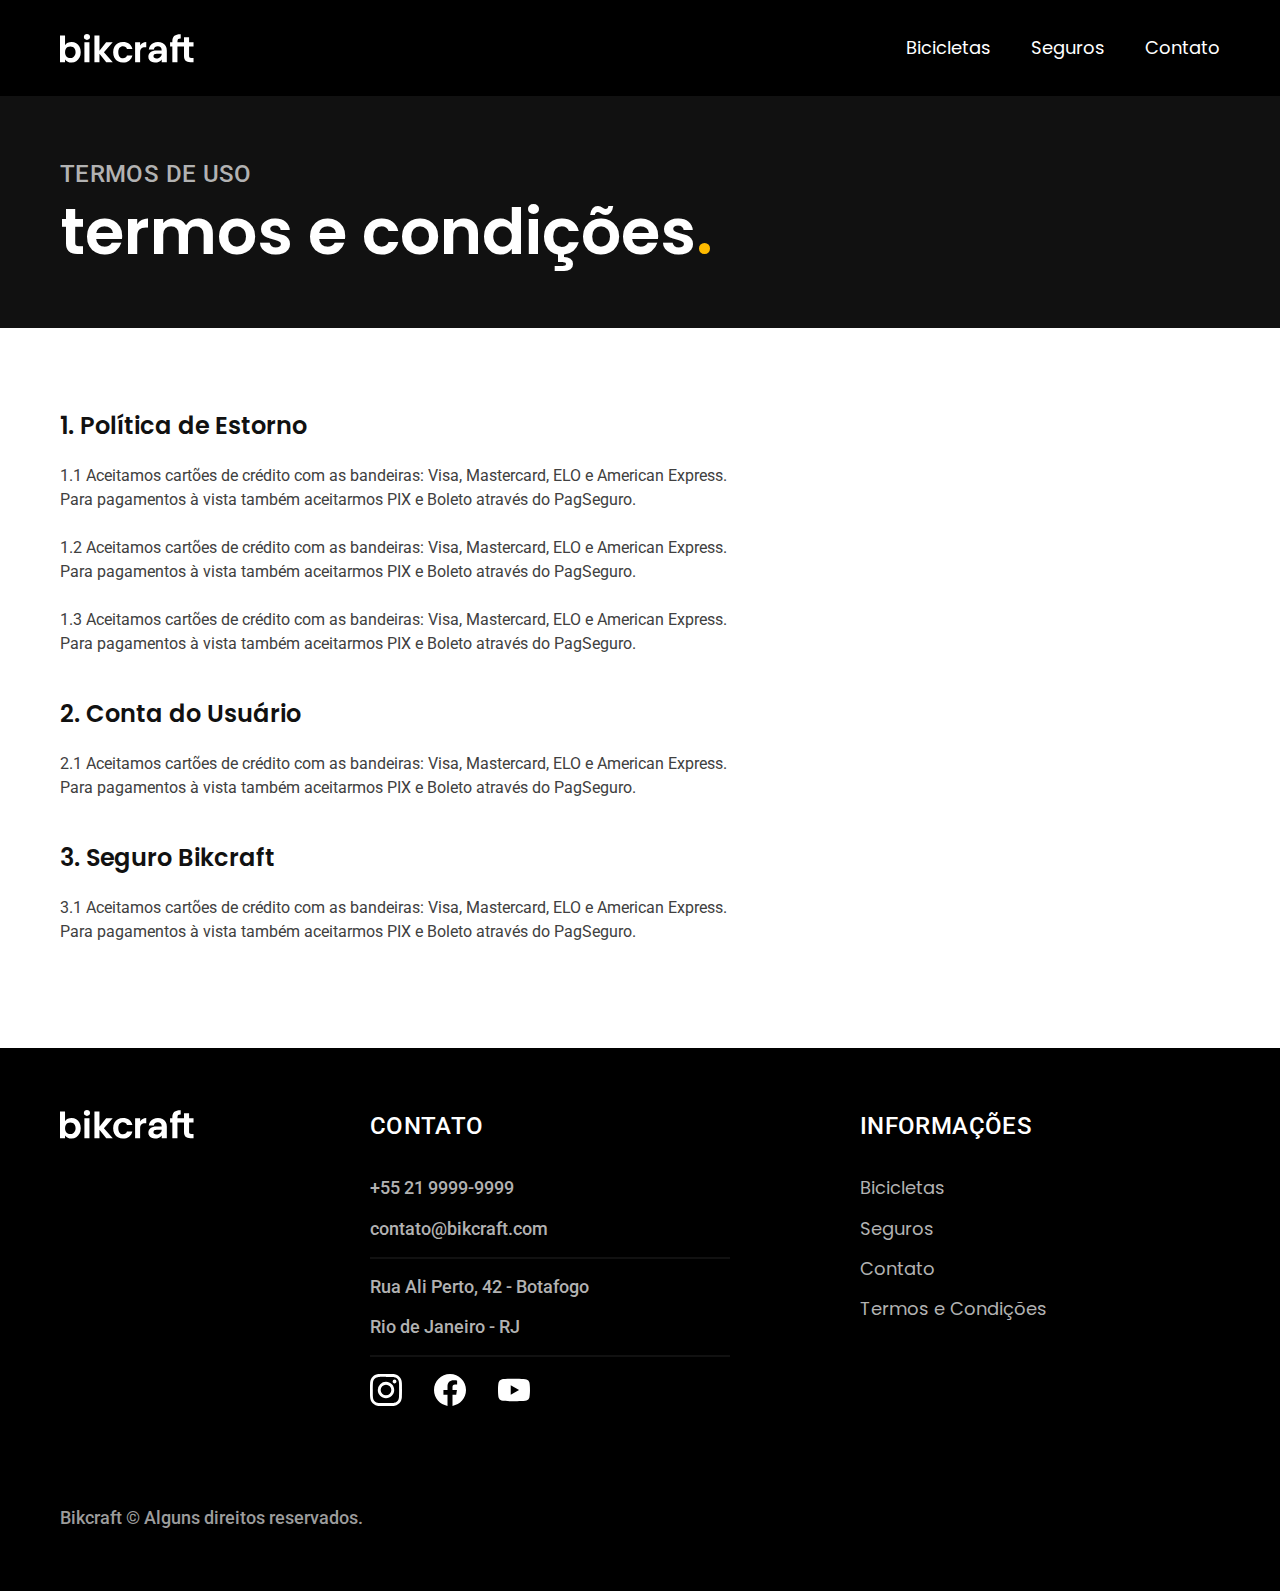
<file: termos.html>
<!DOCTYPE html>

<!DOCTYPE html>
<html lang="pr-br">

<head>
  <meta charset="UTF-8">
  <meta name="viewport" content="width=device-width, initial-scale=1.0">
  <title>Termos e Condições | Bikcraft</title>
  <meta name="description" content="Termos e condições">

  <link rel="preload" href="./css/style.css" as="style">
  <link rel="stylesheet" href="./css/style.css">

  <link rel="preconnect" href="https://fonts.googleapis.com">
  <link rel="preconnect" href="https://fonts.gstatic.com" crossorigin>
  <link href="https://fonts.googleapis.com/css2?family=Merriweather:ital,wght@1,900&family=Poppins:wght@400;600&family=Roboto:wght@400;500&display=swap" rel="stylesheet">

<body id="termos">
  <header class="header-bg">
    <div class="header container">
      <a href="./">
        <img src="./img/bikcraft.svg" alt="Bikcraft" width="136" height="32">
      </a>
      <nav aria-label="primaria">
        <ul class="header-menu font-1-m cor-0">
          <li><a href="./bicicletas.html">Bicicletas</a></li>
          <li><a href="./seguros.html">Seguros</a></li>
          <li><a href="./contato.html">Contato</a></li>
        </ul>
      </nav>
    </div>
  </header>

  <main>
    <div class="titulo-bg">
      <div class="titulo container">
        <p class="font-2-l-b cor-5">Termos de uso</p>
        <h1 class="font-1-xxl cor-0">termos e condições<span class="cor-p1">.</span></h1>
      </div>
    </div>

    <div class="termos font-2-s cor-10 container">
      <h2 class="font-1-l cor-11">1. Política de Estorno</h2>
      <p>1.1 Aceitamos cartões de crédito com as bandeiras: Visa, Mastercard, ELO e American Express. Para pagamentos à vista também aceitarmos PIX e Boleto através do PagSeguro.</p>
      <p>1.2 Aceitamos cartões de crédito com as bandeiras: Visa, Mastercard, ELO e American Express. Para pagamentos à vista também aceitarmos PIX e Boleto através do PagSeguro.</p>
      <p>1.3 Aceitamos cartões de crédito com as bandeiras: Visa, Mastercard, ELO e American Express. Para pagamentos à vista também aceitarmos PIX e Boleto através do PagSeguro.</p>
      <h2 class="font-1-l cor-11">2. Conta do Usuário</h2>
      <p>2.1 Aceitamos cartões de crédito com as bandeiras: Visa, Mastercard, ELO e American Express. Para pagamentos à vista também aceitarmos PIX e Boleto através do PagSeguro.</p>
      <h2 class="font-1-l cor-11">3. Seguro Bikcraft</h2>
      <p>3.1 Aceitamos cartões de crédito com as bandeiras: Visa, Mastercard, ELO e American Express. Para pagamentos à vista também aceitarmos PIX e Boleto através do PagSeguro.</p>
    </div>
  </main>

  <footer class="footer-bg">
    <div class="footer container">
      <img src="./img/bikcraft.svg" alt="Bikcraft" width="136" height="32">
      <div class="footer-contato">
        <h3 class="font-2-l-b cor-0">Contato</h3>
        <ul class="font-2-m cor-5">
          <li>+55 21 9999-9999</li>
          <li>contato@bikcraft.com</li>
          <li>Rua Ali Perto, 42 - Botafogo</li>
          <li>Rio de Janeiro - RJ</li>
        </ul>
        <div class="footer-redes">
          <a href="./"><img src="./img/redes/instagram.svg" alt="Instagram" width="32" height="32"></a>
          <a href="./"><img src="./img/redes/facebook.svg" alt="Facebook" width="32" height="32"></a>
          <a href="./"><img src="./img/redes/youtube.svg" alt="Youtube" width="32" height="32"></a>
        </div>
      </div>
      <div class="footer-informacoes">
        <h3 class="font-2-l-b cor-0">Informações</h3>
        <nav>
          <ul class="font-1-m cor-5">
            <li><a href="./bicicletas.html">Bicicletas</a></li>
            <li><a href="./seguros.html">Seguros</a></li>
            <li><a href="./contato.html">Contato</a></li>
            <li><a href="./termos.html">Termos e Condições</a></li>
          </ul>
        </nav>
      </div>
      <p class="font-2-m cor-6 footer-copy">Bikcraft © Alguns direitos reservados.</p>
    </div>
  </footer>
</body>

</html>
</file>
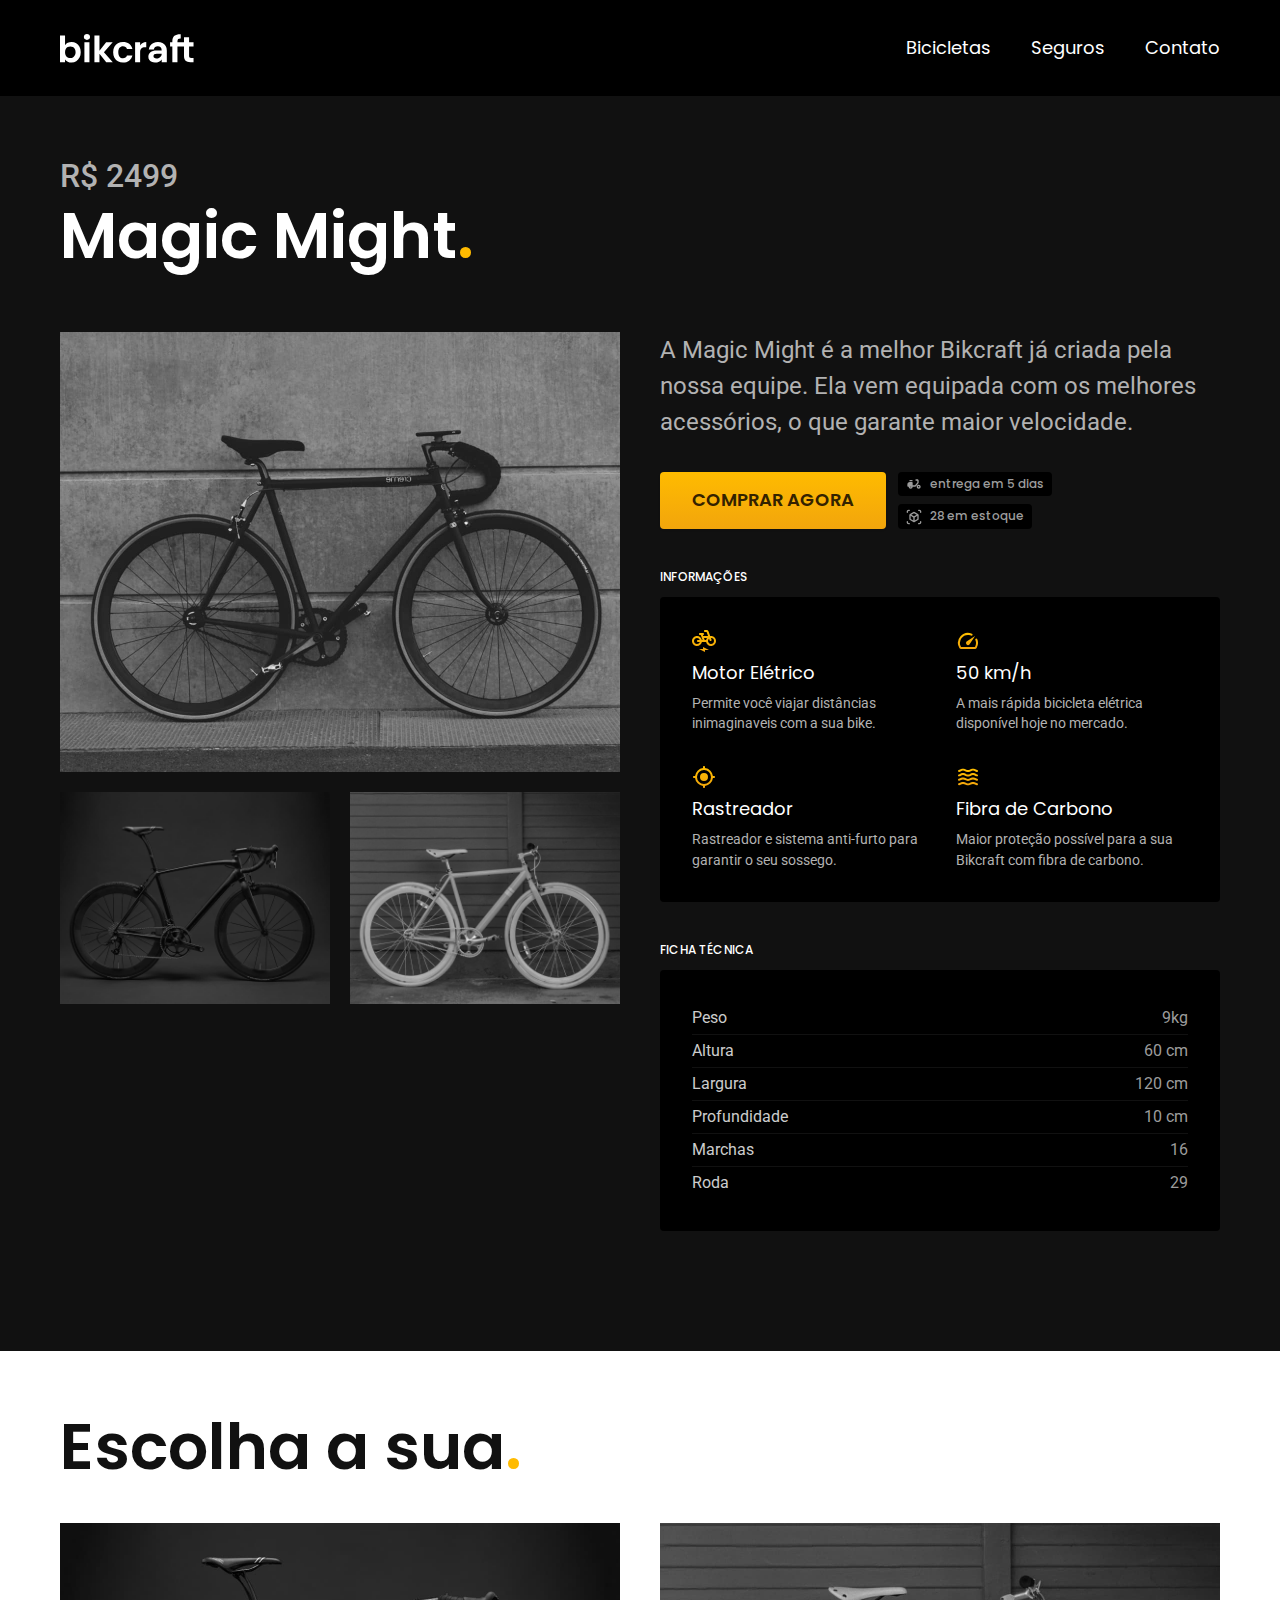
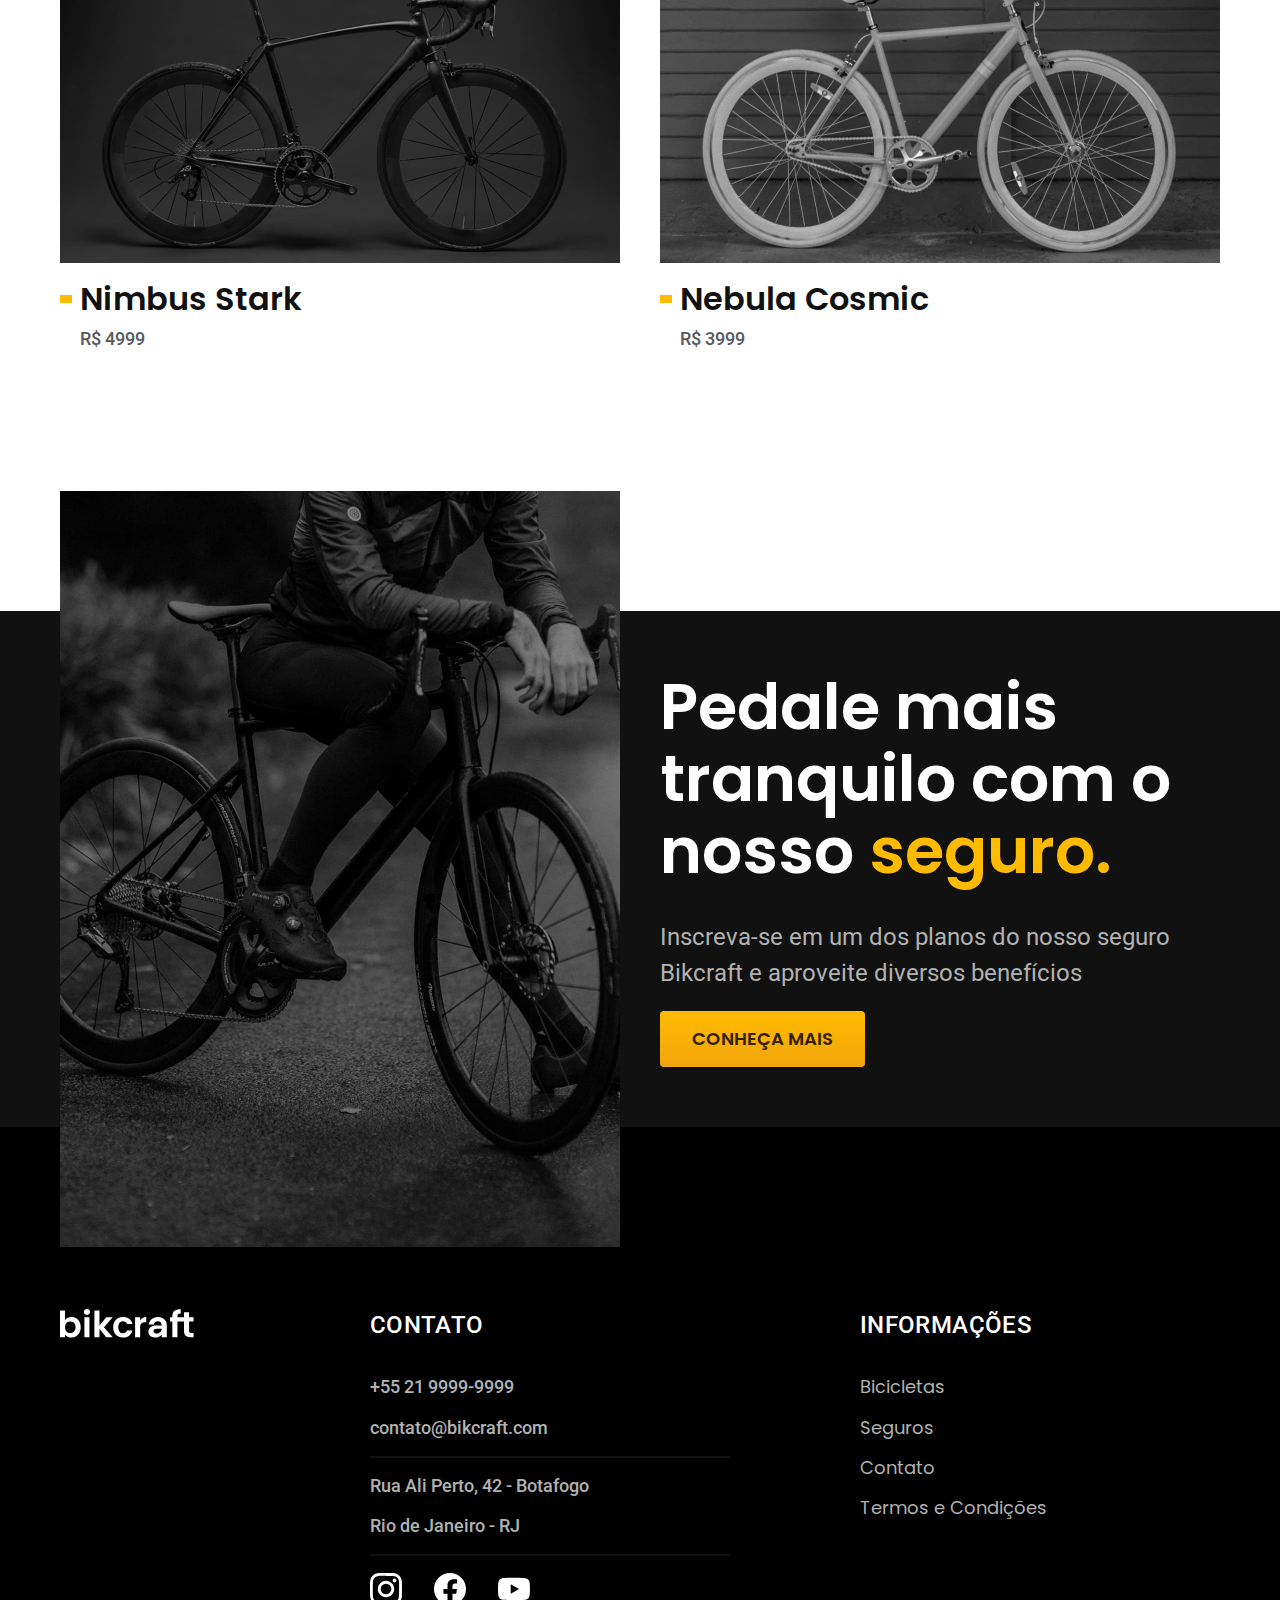
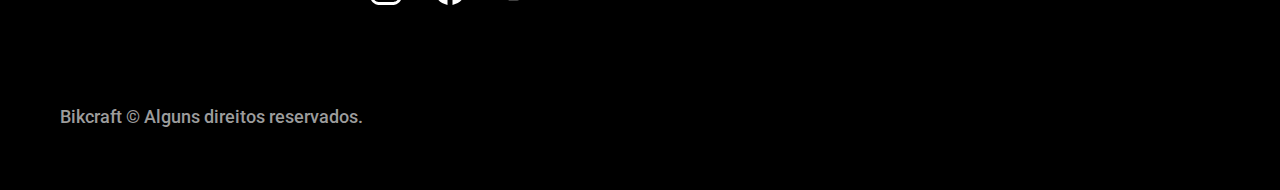
<file: bicicletas/magic.html>
<!DOCTYPE html>

<!DOCTYPE html>
<html lang="pr-br">

<head>
  <meta charset="UTF-8">
  <meta name="viewport" content="width=device-width, initial-scale=1.0">
  <title>Magic Might | Bikcraft</title>
  <meta name="description" content="Magic Might">

  <link rel="stylesheet" href="../css/style.css">

  <link rel="preconnect" href="https://fonts.googleapis.com">
  <link rel="preconnect" href="https://fonts.gstatic.com" crossorigin>
  <link href="https://fonts.googleapis.com/css2?family=Merriweather:ital,wght@1,900&family=Poppins:wght@400;600&family=Roboto:wght@400;500&display=swap" rel="stylesheet">

<body id="bicicleta">
  <header class="header-bg">
    <div class="header container">
      <a href="../">
        <img src="../img/bikcraft.svg" alt="Bikcraft" width="136" height="32">
      </a>
      <nav aria-label="primaria">
        <ul class="header-menu font-1-m cor-0">
          <li><a href="../bicicletas.html">Bicicletas</a></li>
          <li><a href="../seguros.html">Seguros</a></li>
          <li><a href="../contato.html">Contato</a></li>
        </ul>
      </nav>
    </div>
  </header>

  <main class="titulo-bg">
    <div>
      <div class="titulo container">
        <p class="font-2-xl cor-5">R$ 2499</p>
        <h1 class="font-1-xxl cor-0">Magic Might<span class="cor-p1">.</span></h1>
      </div>
    </div>
    <div class="bicicleta container">
      <div class="bicicleta-imagens">
        <img src="../img/bicicleta/nimbus2.jpg" alt="">
        <img src="../img/bicicleta/nimbus1.jpg" alt="">
        <img src="../img/bicicleta/nimbus3.jpg" alt="">
      </div>
      <div class="bicicleta-conteudo">
        <p class="font-2-l cor-5">A Magic Might é a melhor Bikcraft já criada pela nossa equipe. Ela vem equipada com os melhores acessórios, o que garante maior velocidade.</p>
        <div class="bicicleta-comprar">
          <a class="botao" href="../orcamento.html">Comprar Agora</a>
          <span class="font-1-xs cor-6"> <img src="../img/icones/entrega.svg" alt=""> entrega em 5 dias</span>
          <span class="font-1-xs cor-6"> <img src="../img/icones/estoque.svg" alt=""> 28 em estoque</span>
        </div>

        <h2 class="font-1-xs cor-0">Informações</h2>
        <ul class="bicicleta-informacoes">
          <li>
            <img src="../img/icones/eletrica.svg" alt="">
            <h3 class="font-1-m cor-0">Motor Elétrico</h3>
            <p class="font-2-xs cor-5">Permite você viajar distâncias inimaginaveis com a sua bike.</p>
          </li>
          <li>
            <img src="../img/icones/velocidade.svg" alt="">
            <h3 class="font-1-m cor-0">50 km/h</h3>
            <p class="font-2-xs cor-5">A mais rápida bicicleta elétrica disponível hoje no mercado.</p>
          </li>
          <li>
            <img src="../img/icones/rastreador.svg" alt="">
            <h3 class="font-1-m cor-0">Rastreador</h3>
            <p class="font-2-xs cor-5">Rastreador e sistema anti-furto para garantir o seu sossego.</p>
          </li>
          <li>
            <img src="../img/icones/carbono.svg" alt="">
            <h3 class="font-1-m cor-0">Fibra de Carbono</h3>
            <p class="font-2-xs cor-5">Maior proteção possível para a sua Bikcraft com fibra de carbono.</p>
          </li>
        </ul>
        <h2 class="font-1-xs cor-0">Ficha Técnica</h2>
        <ul class="bicicleta-ficha font-2-s cor-4">
          <li>Peso <span>9kg</span></li>
          <li>Altura <span>60 cm</span></li>
          <li>Largura <span>120 cm</span></li>
          <li>Profundidade <span>10 cm</span></li>
          <li>Marchas <span>16</span></li>
          <li>Roda <span>29</span></li>

        </ul>
      </div>

    </div>

  </main>

  <article class="bicicletas-lista container">
    <h2 class="font-1-xxl">Escolha a sua<span class="cor-p1">.</span></h2>

    <ul>
      <li>
        <a href="./nimbus.html">
          <img src="../img/bicicletas/nimbus.jpg" alt="Bicicleta preta">
          <h3 class="font-1-xl">Nimbus Stark</h3>
          <span class="font-2-m cor-8">R$ 4999</span>
        </a>
      </li>

      <li>
        <a href="./nebula.html">
          <img src="../img/bicicletas/nebula.jpg" alt="Bicicleta preta">
          <h3 class="font-1-xl">Nebula Cosmic</h3>
          <span class="font-2-m cor-8">R$ 3999</span>
        </a>
      </li>
    </ul>
  </article>

  <article class="seguro-bg">
    <div class="seguro container">
      <div class="seguro-imagem">
        <img src="../img/fotos/seguros.jpg" alt="Pessoa parada em cima de uma bicicleta.">
      </div>
      <div class="seguro-conteudo">
        <h2 class="font-1-xxl cor-0">Pedale mais tranquilo com o nosso <span class="cor-p1">seguro.</span></h2>
        <p class="font-2-l cor-5">Inscreva-se em um dos planos do nosso seguro Bikcraft e aproveite diversos benefícios</p>
        <a class="botao" href="../seguros.html">Conheça Mais</a>
      </div>
    </div>
  </article>

  <footer class="footer-bg">
    <div class="footer container">
      <img src="../img/bikcraft.svg" alt="Bikcraft" width="136" height="32">
      <div class="footer-contato">
        <h3 class="font-2-l-b cor-0">Contato</h3>
        <ul class="font-2-m cor-5">
          <li>+55 21 9999-9999</li>
          <li>contato@bikcraft.com</li>
          <li>Rua Ali Perto, 42 - Botafogo</li>
          <li>Rio de Janeiro - RJ</li>
        </ul>
        <div class="footer-redes">
          <a href="./"><img src="../img/redes/instagram.svg" alt="Instagram" width="32" height="32"></a>
          <a href="./"><img src="../img/redes/facebook.svg" alt="Facebook" width="32" height="32"></a>
          <a href="./"><img src="../img/redes/youtube.svg" alt="Youtube" width="32" height="32"></a>
        </div>
      </div>
      <div class="footer-informacoes">
        <h3 class="font-2-l-b cor-0">Informações</h3>
        <nav>
          <ul class="font-1-m cor-5">
            <li><a href="../bicicletas.html">Bicicletas</a></li>
            <li><a href="../seguros.html">Seguros</a></li>
            <li><a href="../contato.html">Contato</a></li>
            <li><a href="../termos.html">Termos e Condições</a></li>
          </ul>
        </nav>
      </div>
      <p class="font-2-m cor-6 footer-copy">Bikcraft © Alguns direitos reservados.</p>
    </div>
  </footer>
</body>

</html>
</file>
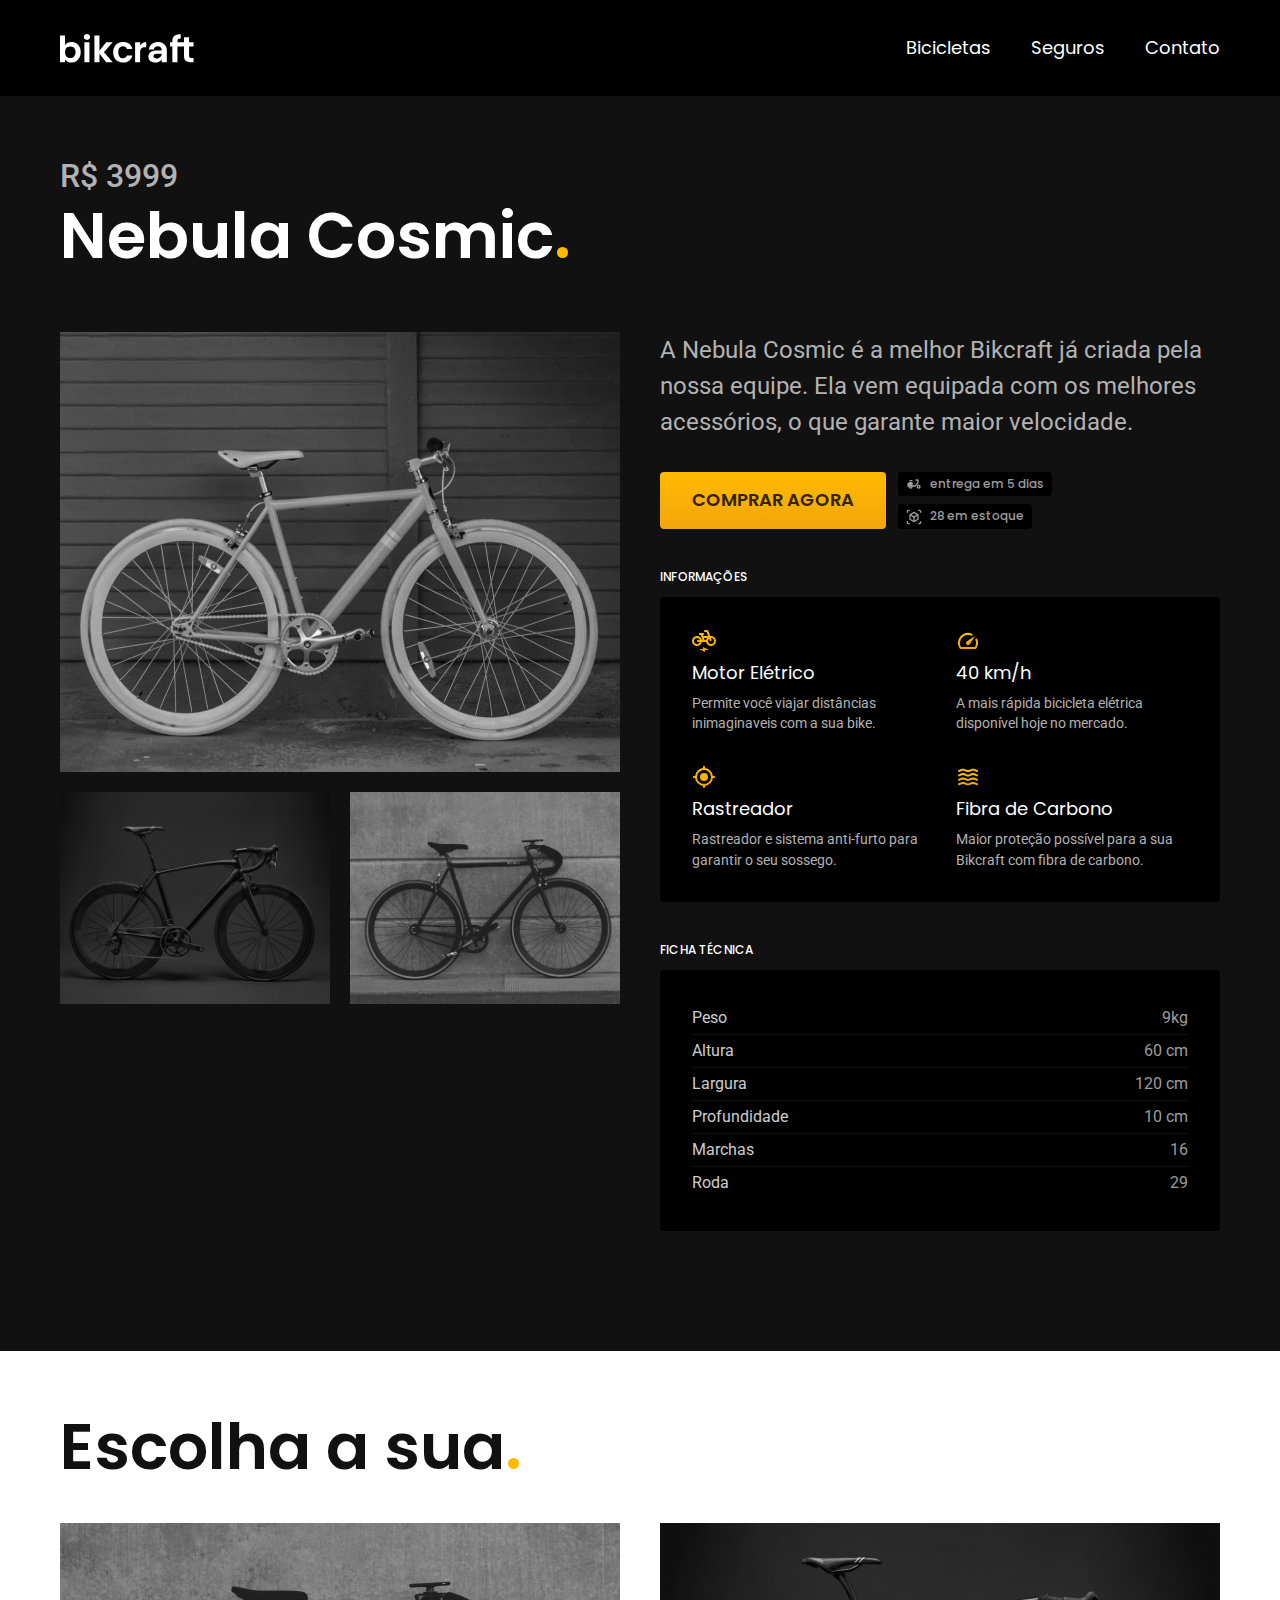
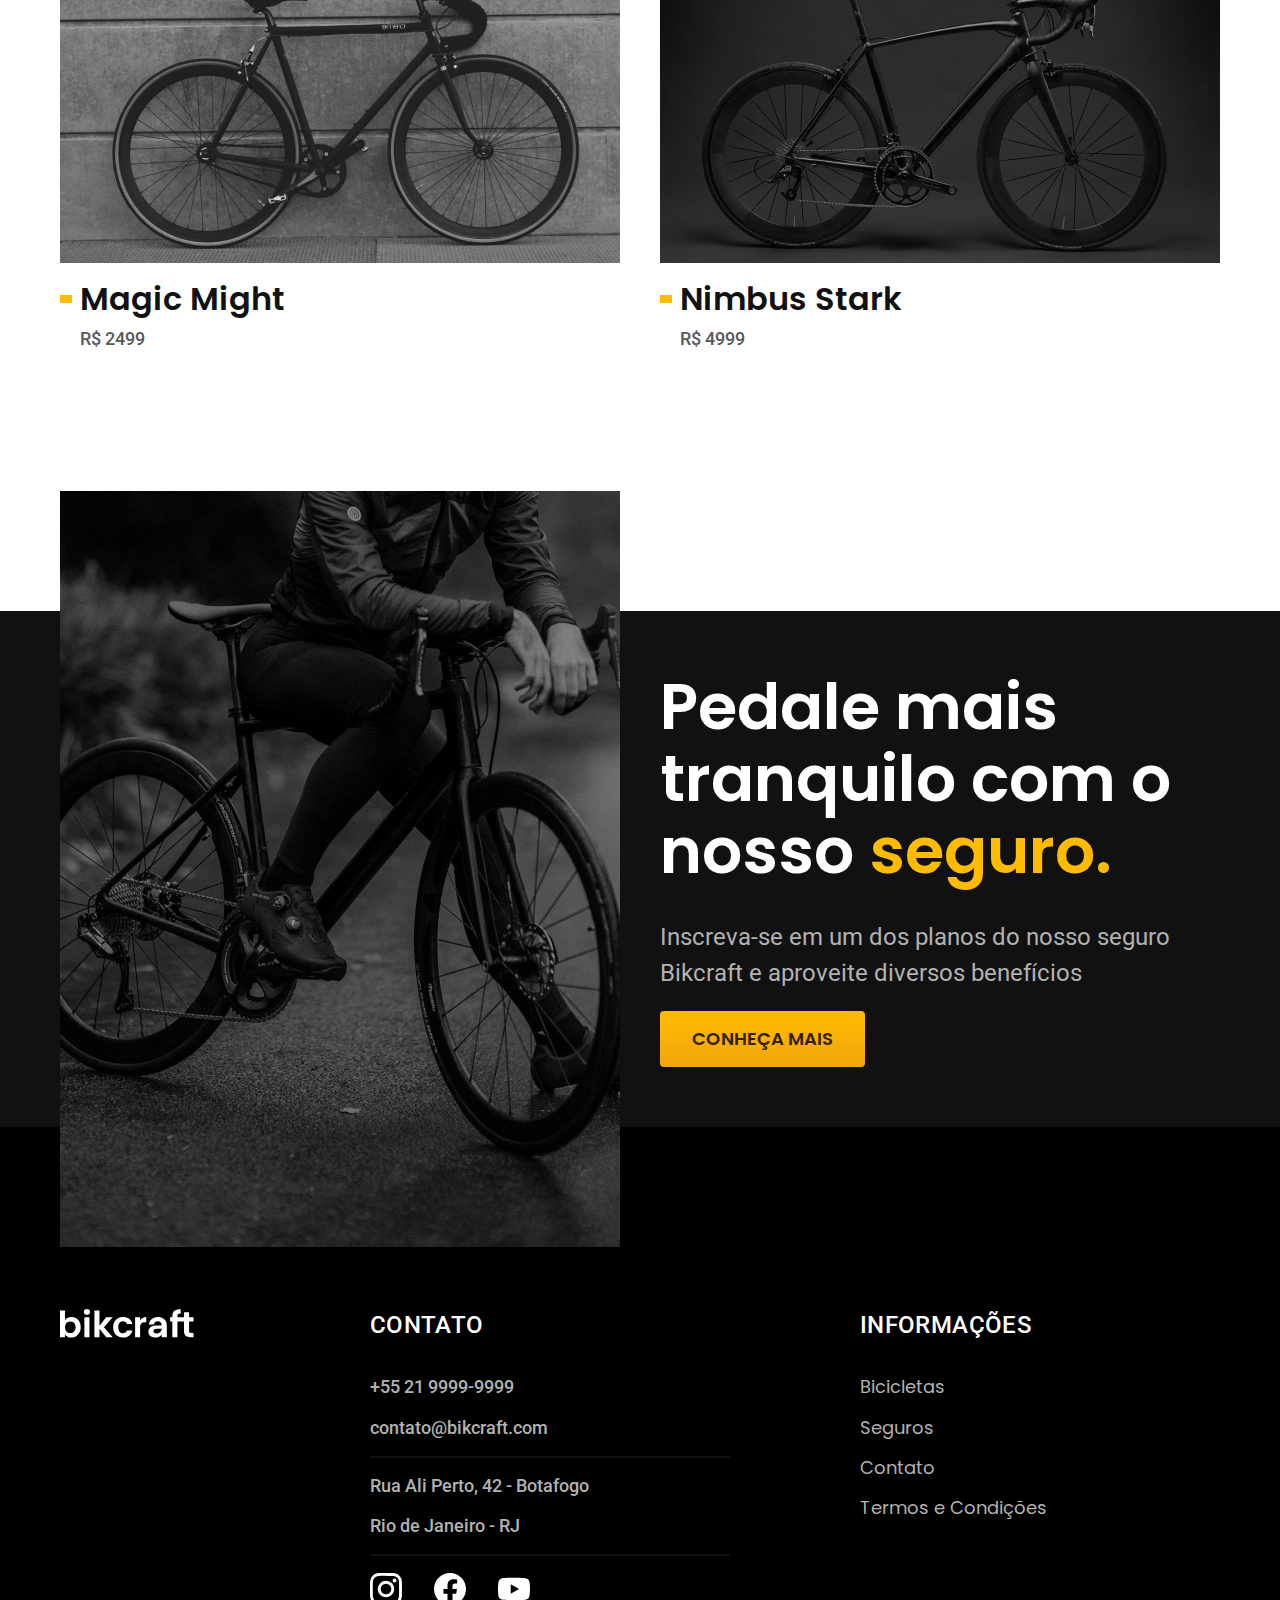
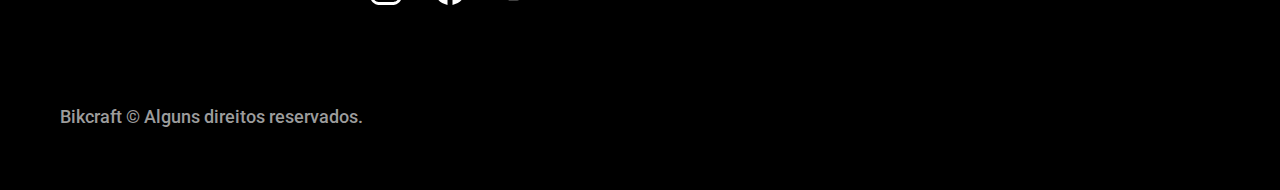
<file: bicicletas/nebula.html>
<!DOCTYPE html>

<!DOCTYPE html>
<html lang="pr-br">

<head>
  <meta charset="UTF-8">
  <meta name="viewport" content="width=device-width, initial-scale=1.0">
  <title>Nebula Cosmic | Bikcraft</title>
  <meta name="description" content="Nebula Cosmic">

  <link rel="stylesheet" href="../css/style.css">

  <link rel="preconnect" href="https://fonts.googleapis.com">
  <link rel="preconnect" href="https://fonts.gstatic.com" crossorigin>
  <link href="https://fonts.googleapis.com/css2?family=Merriweather:ital,wght@1,900&family=Poppins:wght@400;600&family=Roboto:wght@400;500&display=swap" rel="stylesheet">

<body id="bicicleta">
  <header class="header-bg">
    <div class="header container">
      <a href="../">
        <img src="../img/bikcraft.svg" alt="Bikcraft" width="136" height="32">
      </a>
      <nav aria-label="primaria">
        <ul class="header-menu font-1-m cor-0">
          <li><a href="../bicicletas.html">Bicicletas</a></li>
          <li><a href="../seguros.html">Seguros</a></li>
          <li><a href="../contato.html">Contato</a></li>
        </ul>
      </nav>
    </div>
  </header>

  <main class="titulo-bg">
    <div>
      <div class="titulo container">
        <p class="font-2-xl cor-5">R$ 3999</p>
        <h1 class="font-1-xxl cor-0">Nebula Cosmic<span class="cor-p1">.</span></h1>
      </div>
    </div>
    <div class="bicicleta container">
      <div class="bicicleta-imagens">
        <img src="../img/bicicleta/nimbus3.jpg" alt="">
        <img src="../img/bicicleta/nimbus1.jpg" alt="">
        <img src="../img/bicicleta/nimbus2.jpg" alt="">
      </div>
      <div class="bicicleta-conteudo">
        <p class="font-2-l cor-5">A Nebula Cosmic é a melhor Bikcraft já criada pela nossa equipe. Ela vem equipada com os melhores acessórios, o que garante maior velocidade.</p>
        <div class="bicicleta-comprar">
          <a class="botao" href="../orcamento.html">Comprar Agora</a>
          <span class="font-1-xs cor-6"> <img src="../img/icones/entrega.svg" alt=""> entrega em 5 dias</span>
          <span class="font-1-xs cor-6"> <img src="../img/icones/estoque.svg" alt=""> 28 em estoque</span>
        </div>

        <h2 class="font-1-xs cor-0">Informações</h2>
        <ul class="bicicleta-informacoes">
          <li>
            <img src="../img/icones/eletrica.svg" alt="">
            <h3 class="font-1-m cor-0">Motor Elétrico</h3>
            <p class="font-2-xs cor-5">Permite você viajar distâncias inimaginaveis com a sua bike.</p>
          </li>
          <li>
            <img src="../img/icones/velocidade.svg" alt="">
            <h3 class="font-1-m cor-0">40 km/h</h3>
            <p class="font-2-xs cor-5">A mais rápida bicicleta elétrica disponível hoje no mercado.</p>
          </li>
          <li>
            <img src="../img/icones/rastreador.svg" alt="">
            <h3 class="font-1-m cor-0">Rastreador</h3>
            <p class="font-2-xs cor-5">Rastreador e sistema anti-furto para garantir o seu sossego.</p>
          </li>
          <li>
            <img src="../img/icones/carbono.svg" alt="">
            <h3 class="font-1-m cor-0">Fibra de Carbono</h3>
            <p class="font-2-xs cor-5">Maior proteção possível para a sua Bikcraft com fibra de carbono.</p>
          </li>
        </ul>
        <h2 class="font-1-xs cor-0">Ficha Técnica</h2>
        <ul class="bicicleta-ficha font-2-s cor-4">
          <li>Peso <span>9kg</span></li>
          <li>Altura <span>60 cm</span></li>
          <li>Largura <span>120 cm</span></li>
          <li>Profundidade <span>10 cm</span></li>
          <li>Marchas <span>16</span></li>
          <li>Roda <span>29</span></li>

        </ul>
      </div>

    </div>

  </main>

  <article class="bicicletas-lista container">
    <h2 class="font-1-xxl">Escolha a sua<span class="cor-p1">.</span></h2>

    <ul>
      <li>
        <a href="./magic.html">
          <img src="../img/bicicletas/magic.jpg" alt="Bicicleta preta">
          <h3 class="font-1-xl">Magic Might</h3>
          <span class="font-2-m cor-8">R$ 2499</span>
        </a>
      </li>

      <li>
        <a href="./nimbus.html">
          <img src="../img/bicicletas/nimbus.jpg" alt="Bicicleta preta">
          <h3 class="font-1-xl">Nimbus Stark</h3>
          <span class="font-2-m cor-8">R$ 4999</span>
        </a>
      </li>
    </ul>
  </article>

  <article class="seguro-bg">
    <div class="seguro container">
      <div class="seguro-imagem">
        <img src="../img/fotos/seguros.jpg" alt="Pessoa parada em cima de uma bicicleta.">
      </div>
      <div class="seguro-conteudo">
        <h2 class="font-1-xxl cor-0">Pedale mais tranquilo com o nosso <span class="cor-p1">seguro.</span></h2>
        <p class="font-2-l cor-5">Inscreva-se em um dos planos do nosso seguro Bikcraft e aproveite diversos benefícios</p>
        <a class="botao" href="../seguros.html">Conheça Mais</a>
      </div>
    </div>
  </article>

  <footer class="footer-bg">
    <div class="footer container">
      <img src="../img/bikcraft.svg" alt="Bikcraft" width="136" height="32">
      <div class="footer-contato">
        <h3 class="font-2-l-b cor-0">Contato</h3>
        <ul class="font-2-m cor-5">
          <li>+55 21 9999-9999</li>
          <li>contato@bikcraft.com</li>
          <li>Rua Ali Perto, 42 - Botafogo</li>
          <li>Rio de Janeiro - RJ</li>
        </ul>
        <div class="footer-redes">
          <a href="./"><img src="../img/redes/instagram.svg" alt="Instagram" width="32" height="32"></a>
          <a href="./"><img src="../img/redes/facebook.svg" alt="Facebook" width="32" height="32"></a>
          <a href="./"><img src="../img/redes/youtube.svg" alt="Youtube" width="32" height="32"></a>
        </div>
      </div>
      <div class="footer-informacoes">
        <h3 class="font-2-l-b cor-0">Informações</h3>
        <nav>
          <ul class="font-1-m cor-5">
            <li><a href="../bicicletas.html">Bicicletas</a></li>
            <li><a href="../seguros.html">Seguros</a></li>
            <li><a href="../contato.html">Contato</a></li>
            <li><a href="../termos.html">Termos e Condições</a></li>
          </ul>
        </nav>
      </div>
      <p class="font-2-m cor-6 footer-copy">Bikcraft © Alguns direitos reservados.</p>
    </div>
  </footer>
</body>

</html>
</file>
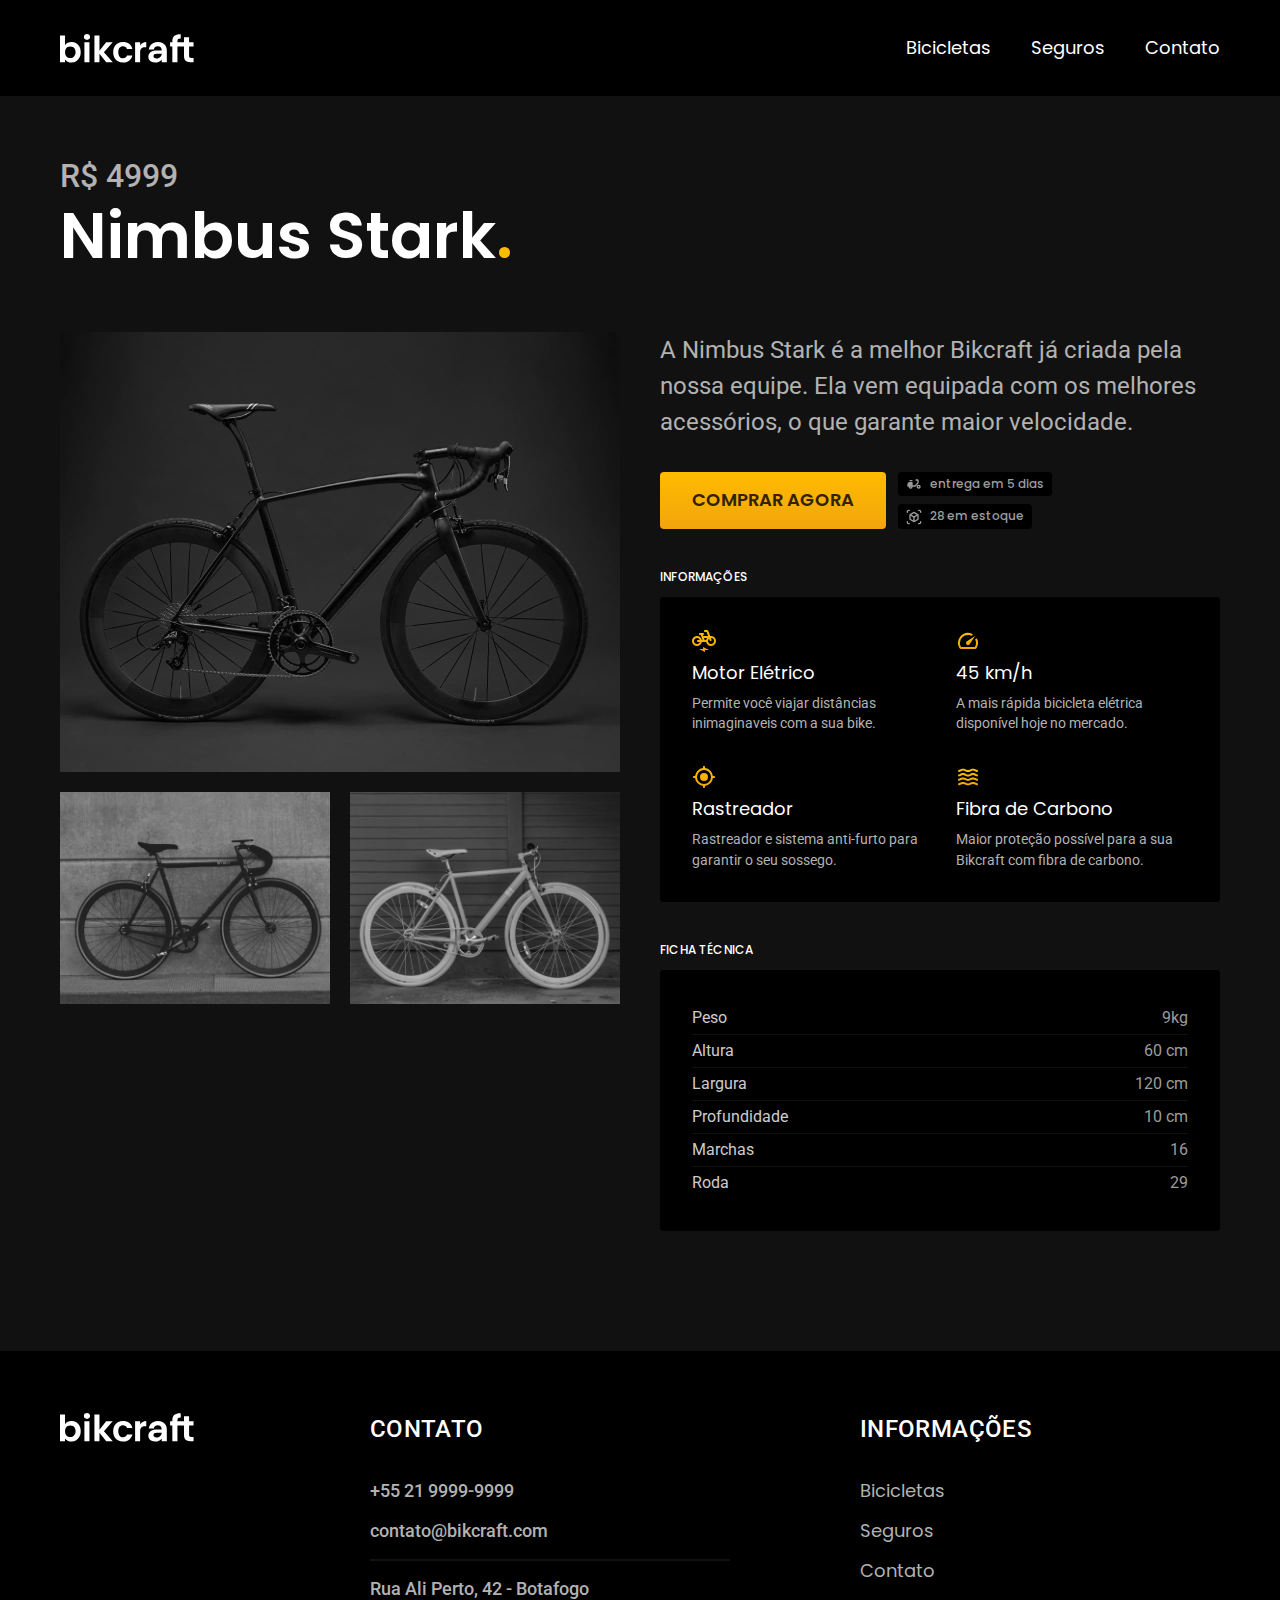
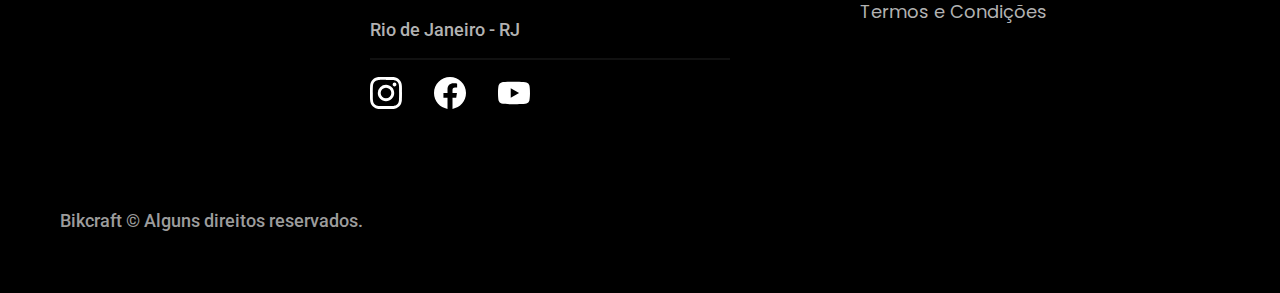
<file: bicicletas/nimbus.html>
<!DOCTYPE html>

<!DOCTYPE html>
<html lang="pr-br">

<head>
  <meta charset="UTF-8">
  <meta name="viewport" content="width=device-width, initial-scale=1.0">
  <title>Termos e Condições | Bikcraft</title>
  <meta name="description" content="Termos e condições">

  <link rel="stylesheet" href="../css/style.css">

  <link rel="preconnect" href="https://fonts.googleapis.com">
  <link rel="preconnect" href="https://fonts.gstatic.com" crossorigin>
  <link href="https://fonts.googleapis.com/css2?family=Merriweather:ital,wght@1,900&family=Poppins:wght@400;600&family=Roboto:wght@400;500&display=swap" rel="stylesheet">

<body id="bicicleta">
  <header class="header-bg">
    <div class="header container">
      <a href="../">
        <img src="../img/bikcraft.svg" alt="Bikcraft" width="136" height="32">
      </a>
      <nav aria-label="primaria">
        <ul class="header-menu font-1-m cor-0">
          <li><a href="../bicicletas.html">Bicicletas</a></li>
          <li><a href="../seguros.html">Seguros</a></li>
          <li><a href="../contato.html">Contato</a></li>
        </ul>
      </nav>
    </div>
  </header>

  <main class="titulo-bg">
    <div>
      <div class="titulo container">
        <p class="font-2-xl cor-5">R$ 4999</p>
        <h1 class="font-1-xxl cor-0">Nimbus Stark<span class="cor-p1">.</span></h1>
      </div>
    </div>
    <div class="bicicleta container">
      <div class="bicicleta-imagens">
        <img src="../img/bicicleta/nimbus1.jpg" alt="">
        <img src="../img/bicicleta/nimbus2.jpg" alt="">
        <img src="../img/bicicleta/nimbus3.jpg" alt="">
      </div>
      <div class="bicicleta-conteudo">
        <p class="font-2-l cor-5">A Nimbus Stark é a melhor Bikcraft já criada pela nossa equipe. Ela vem equipada com os melhores acessórios, o que garante maior velocidade.</p>
        <div class="bicicleta-comprar">
          <a class="botao" href="../orcamento.html">Comprar Agora</a>
          <span class="font-1-xs cor-6"> <img src="../img/icones/entrega.svg" alt=""> entrega em 5 dias</span>
          <span class="font-1-xs cor-6"> <img src="../img/icones/estoque.svg" alt=""> 28 em estoque</span>
        </div>

        <h2 class="font-1-xs cor-0">Informações</h2>
        <ul class="bicicleta-informacoes">
          <li>
            <img src="../img/icones/eletrica.svg" alt="">
            <h3 class="font-1-m cor-0">Motor Elétrico</h3>
            <p class="font-2-xs cor-5">Permite você viajar distâncias inimaginaveis com a sua bike.</p>
          </li>
          <li>
            <img src="../img/icones/velocidade.svg" alt="">
            <h3 class="font-1-m cor-0">45 km/h</h3>
            <p class="font-2-xs cor-5">A mais rápida bicicleta elétrica disponível hoje no mercado.</p>
          </li>
          <li>
            <img src="../img/icones/rastreador.svg" alt="">
            <h3 class="font-1-m cor-0">Rastreador</h3>
            <p class="font-2-xs cor-5">Rastreador e sistema anti-furto para garantir o seu sossego.</p>
          </li>
          <li>
            <img src="../img/icones/carbono.svg" alt="">
            <h3 class="font-1-m cor-0">Fibra de Carbono</h3>
            <p class="font-2-xs cor-5">Maior proteção possível para a sua Bikcraft com fibra de carbono.</p>
          </li>
        </ul>
        <h2 class="font-1-xs cor-0">Ficha Técnica</h2>
        <ul class="bicicleta-ficha font-2-s cor-4">
          <li>Peso <span>9kg</span></li>
          <li>Altura <span>60 cm</span></li>
          <li>Largura <span>120 cm</span></li>
          <li>Profundidade <span>10 cm</span></li>
          <li>Marchas <span>16</span></li>
          <li>Roda <span>29</span></li>

        </ul>
      </div>

    </div>


  </main>

  <footer class="footer-bg">
    <div class="footer container">
      <img src="../img/bikcraft.svg" alt="Bikcraft" width="136" height="32">
      <div class="footer-contato">
        <h3 class="font-2-l-b cor-0">Contato</h3>
        <ul class="font-2-m cor-5">
          <li>+55 21 9999-9999</li>
          <li>contato@bikcraft.com</li>
          <li>Rua Ali Perto, 42 - Botafogo</li>
          <li>Rio de Janeiro - RJ</li>
        </ul>
        <div class="footer-redes">
          <a href="./"><img src="../img/redes/instagram.svg" alt="Instagram" width="32" height="32"></a>
          <a href="./"><img src="../img/redes/facebook.svg" alt="Facebook" width="32" height="32"></a>
          <a href="./"><img src="../img/redes/youtube.svg" alt="Youtube" width="32" height="32"></a>
        </div>
      </div>
      <div class="footer-informacoes">
        <h3 class="font-2-l-b cor-0">Informações</h3>
        <nav>
          <ul class="font-1-m cor-5">
            <li><a href="../bicicletas.html">Bicicletas</a></li>
            <li><a href="../seguros.html">Seguros</a></li>
            <li><a href="../contato.html">Contato</a></li>
            <li><a href="../termos.html">Termos e Condições</a></li>
          </ul>
        </nav>
      </div>
      <p class="font-2-m cor-6 footer-copy">Bikcraft © Alguns direitos reservados.</p>
    </div>
  </footer>
</body>

</html>
</file>
<file: css/style.css>
@import "./global/global.css";
@import "./utilidades/tipografia.css";
@import "./utilidades/cores.css";
@import "./global/header.css";
@import "./global/footer.css";

/* Utilidades */
@import "./utilidades/componentes.css";
@import "./utilidades/formulario.css";

/* Home */
@import "./home/introducao.css";
@import "./home/tecnologia.css";
@import "./home/parceiros.css";
@import "./home/depoimento.css";

/* Bicicletas */
@import "./bicicletas/bicicletas-lista.css";
@import "./bicicletas/bicicletas.css";

/* Bicicleta */
@import "./bicicleta/bicicleta.css";

/* Seguros */
@import "./seguros/seguros.css";
@import "./bicicleta/seguro.css";
@import "./seguros/vantagens.css";
@import "./seguros/perguntas.css";

/* Contato */
@import "./contato/contato.css";
@import "./contato/lojas.css";

/* Orçamento */
@import "./orcamento/orcamento.css";

/* Termos */
@import "./termos/termos.css";
</file>
